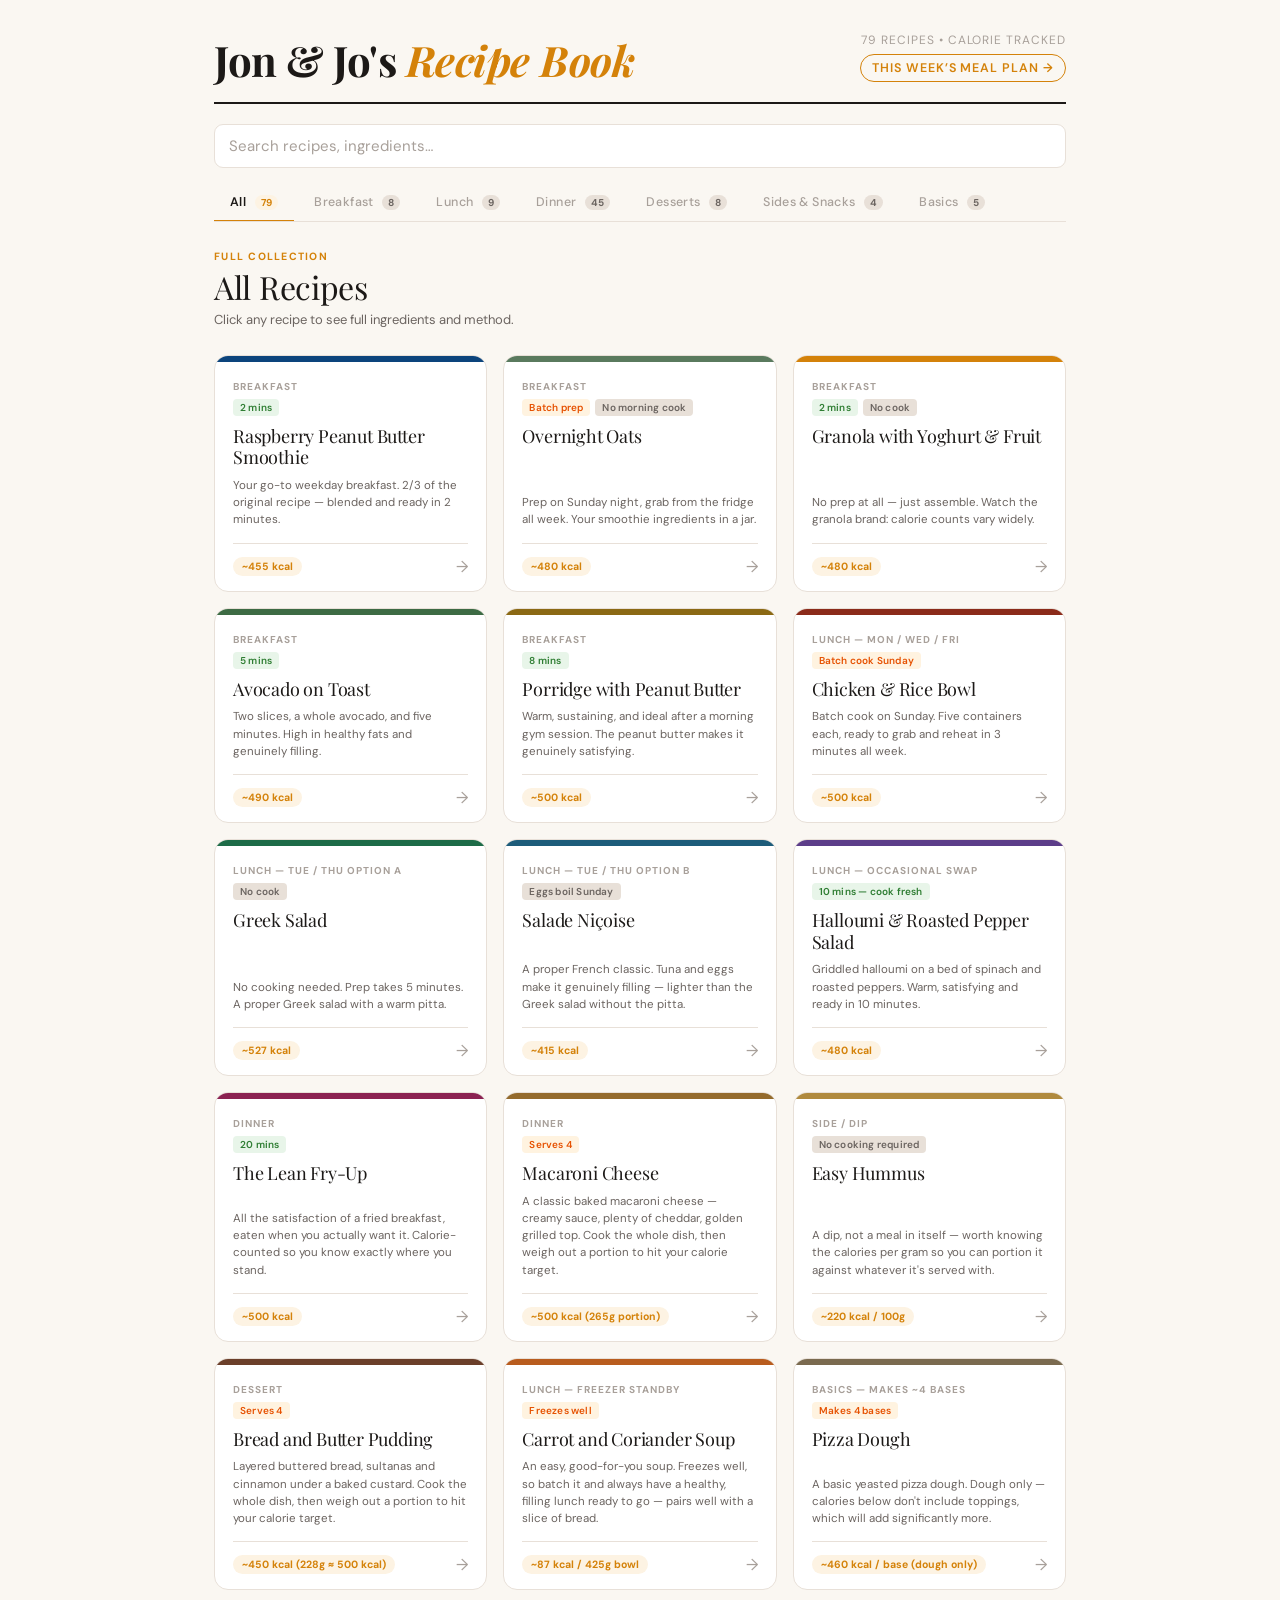
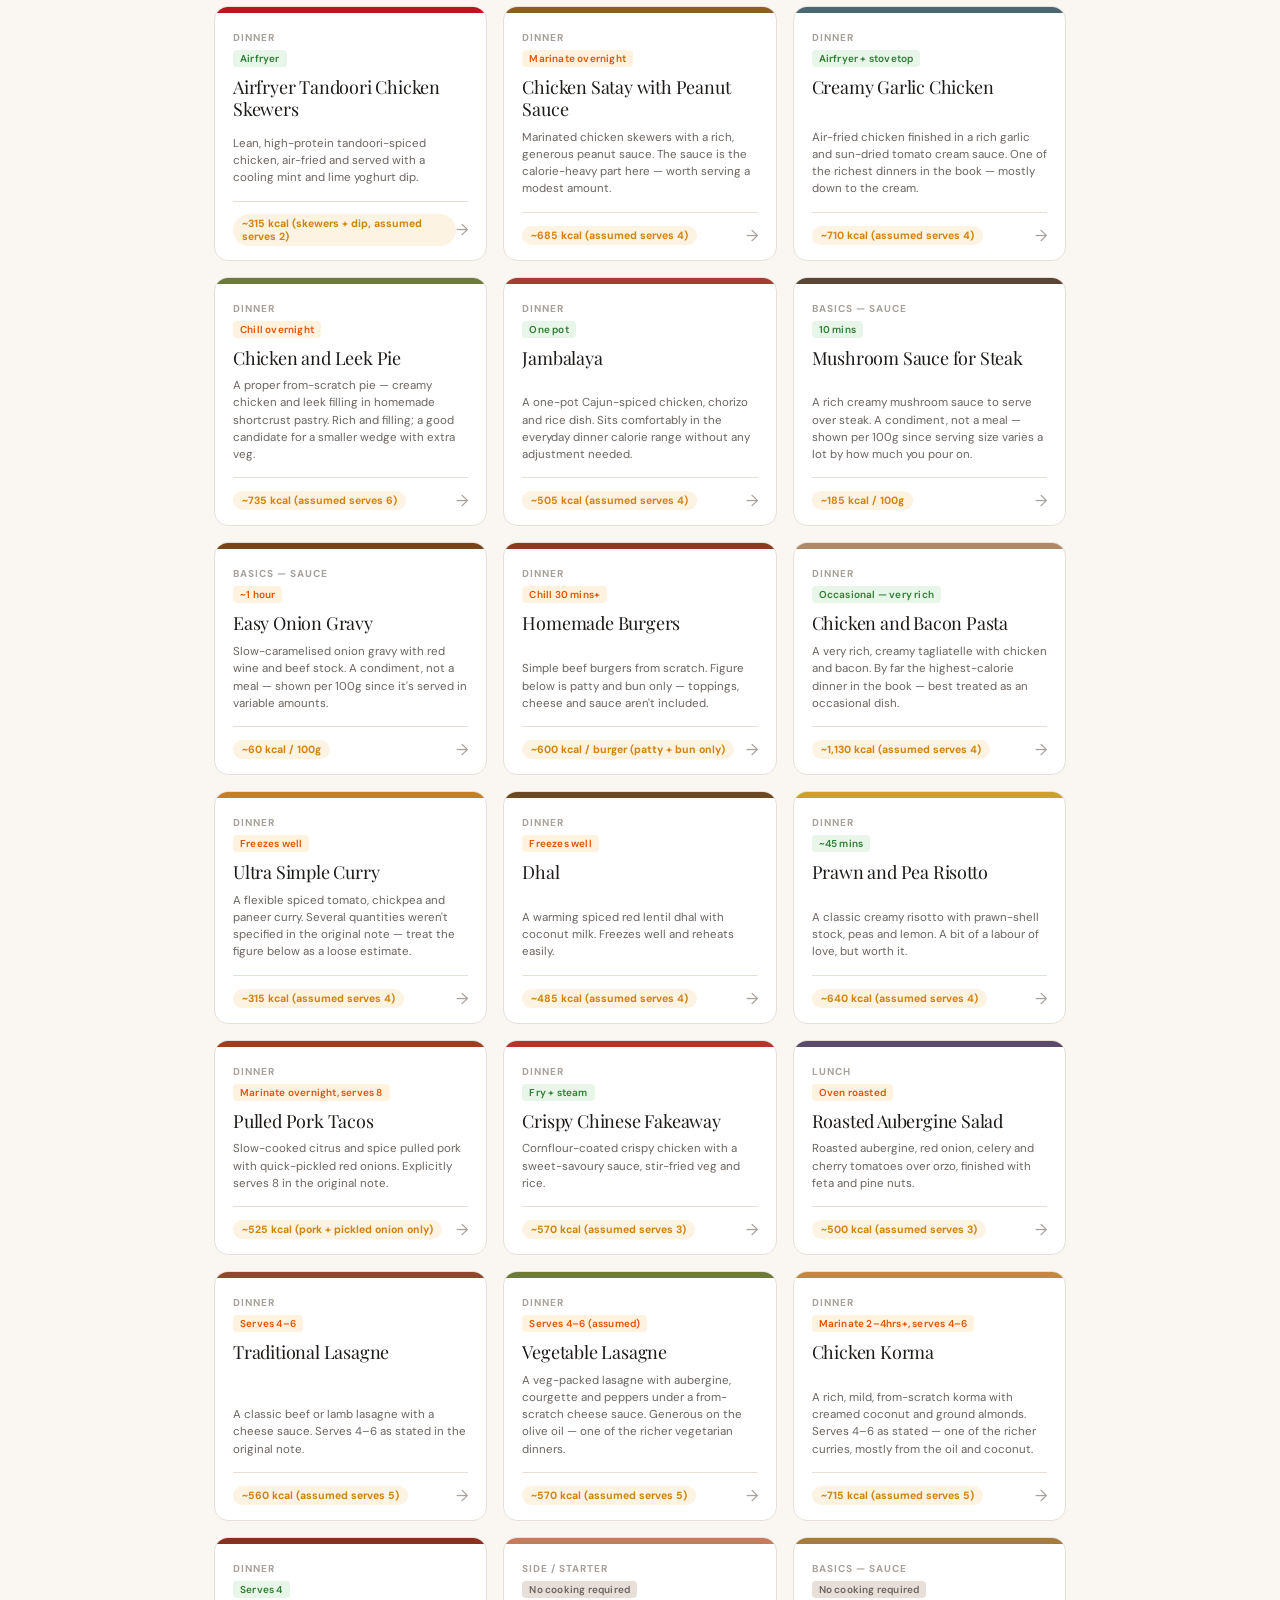
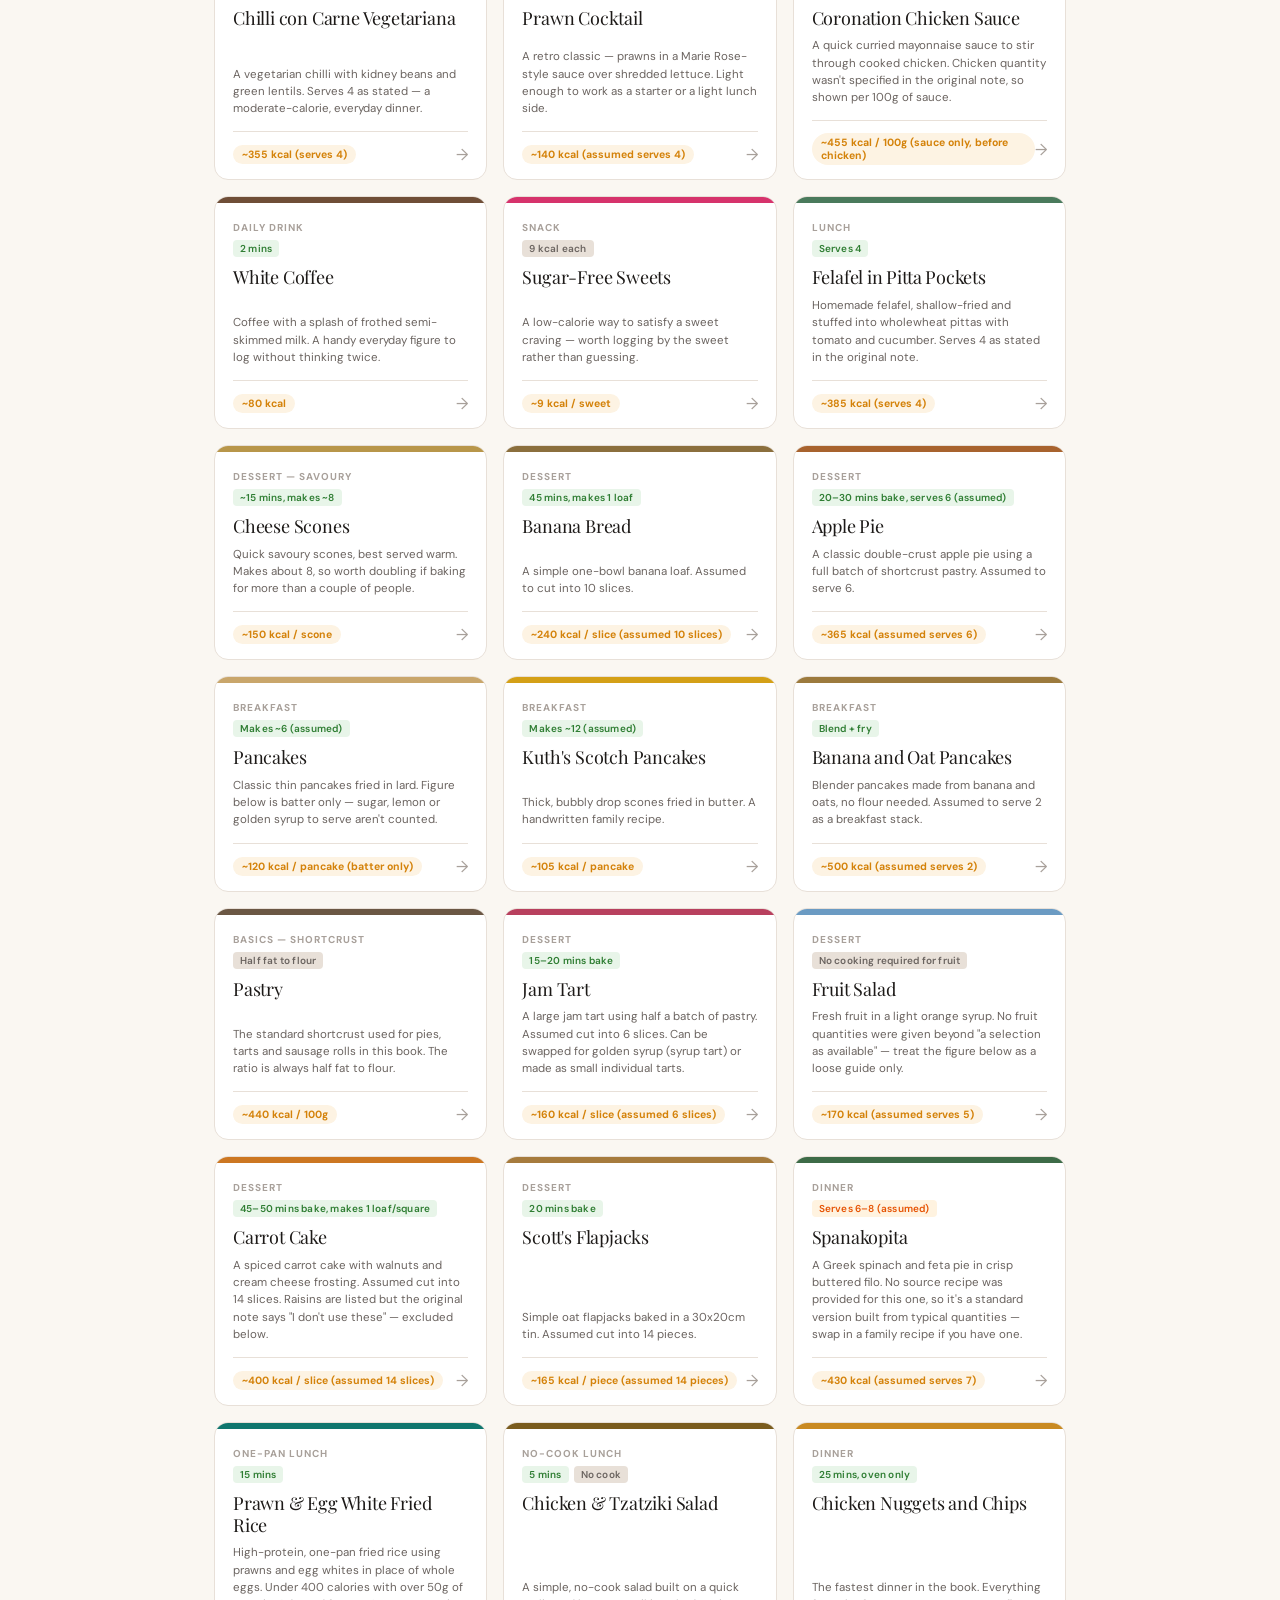
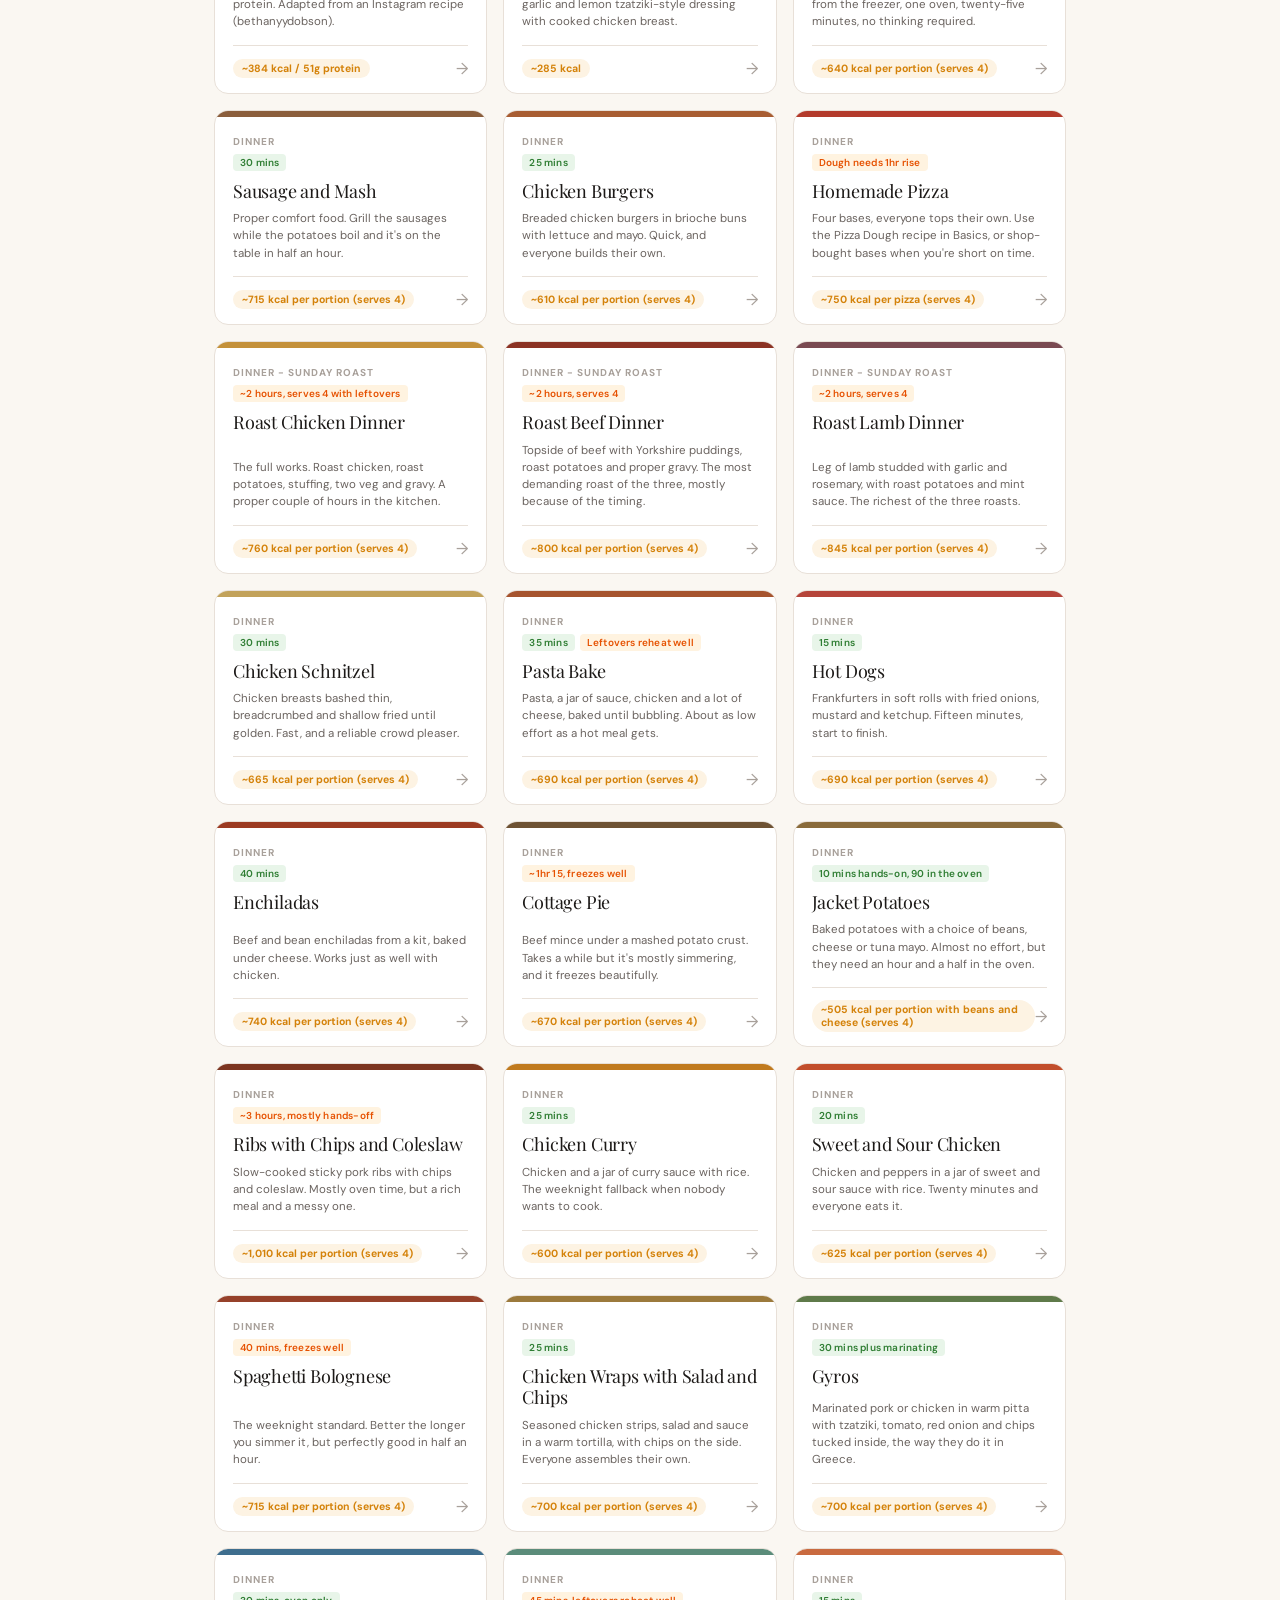
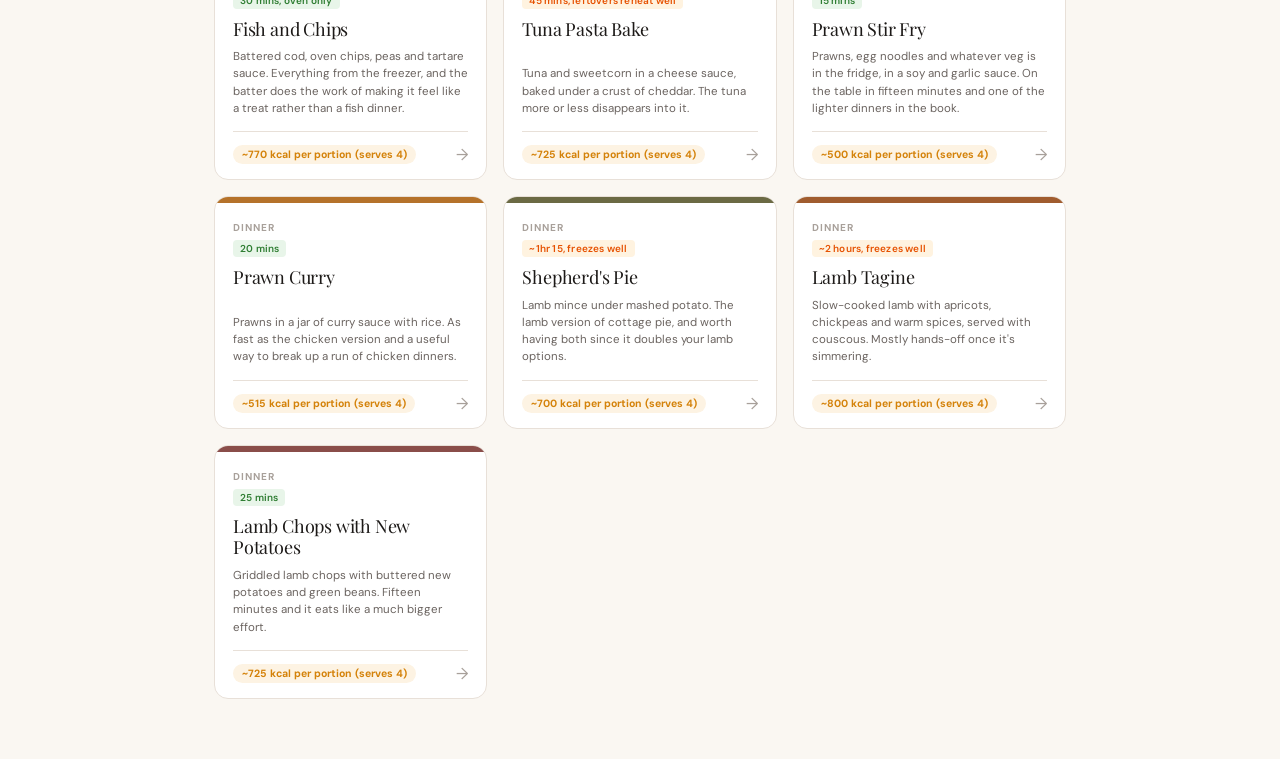
<file: index.html>
<!DOCTYPE html>
<html lang="en">
<head>
<meta charset="UTF-8">
<meta name="viewport" content="width=device-width, initial-scale=1.0">
<title>Jon &amp; Jo's Recipe Book</title>
<link rel="preconnect" href="https://fonts.googleapis.com">
<link rel="preconnect" href="https://fonts.gstatic.com" crossorigin>
<link href="https://fonts.googleapis.com/css2?family=Playfair+Display:ital,wght@0,600;0,700;1,600&family=DM+Sans:wght@400;500;600;700&display=swap" rel="stylesheet">
<link rel="stylesheet" href="style.css">
</head>
<body>

<header class="masthead">
  <div class="masthead-inner">
    <h1>Jon &amp; Jo's <em>Recipe Book</em></h1>
    <div class="masthead-sub"><span id="recipe-count"></span> • Calorie tracked<br>
      <a href="plan.html" class="plan-link">This week’s meal plan &rarr;</a></div>
  </div>
</header>

<div class="search-wrap">
  <input type="search" id="search" placeholder="Search recipes, ingredients…" autocomplete="off" spellcheck="false">
  <button id="search-clear" aria-label="Clear search" hidden>&times;</button>
</div>

<nav class="tabs-wrap">
  <div class="tabs" id="tabs"></div>
</nav>

<main id="pages"></main>

<div class="overlay"></div>
<div class="drawer">
  <div class="drawer-header">
    <div id="drawer-heading"></div>
    <button class="drawer-close" aria-label="Close">✕</button>
  </div>
  <div class="drawer-body" id="drawer-body"></div>
</div>

<script src="app.js"></script>
</body>
</html>
</file>
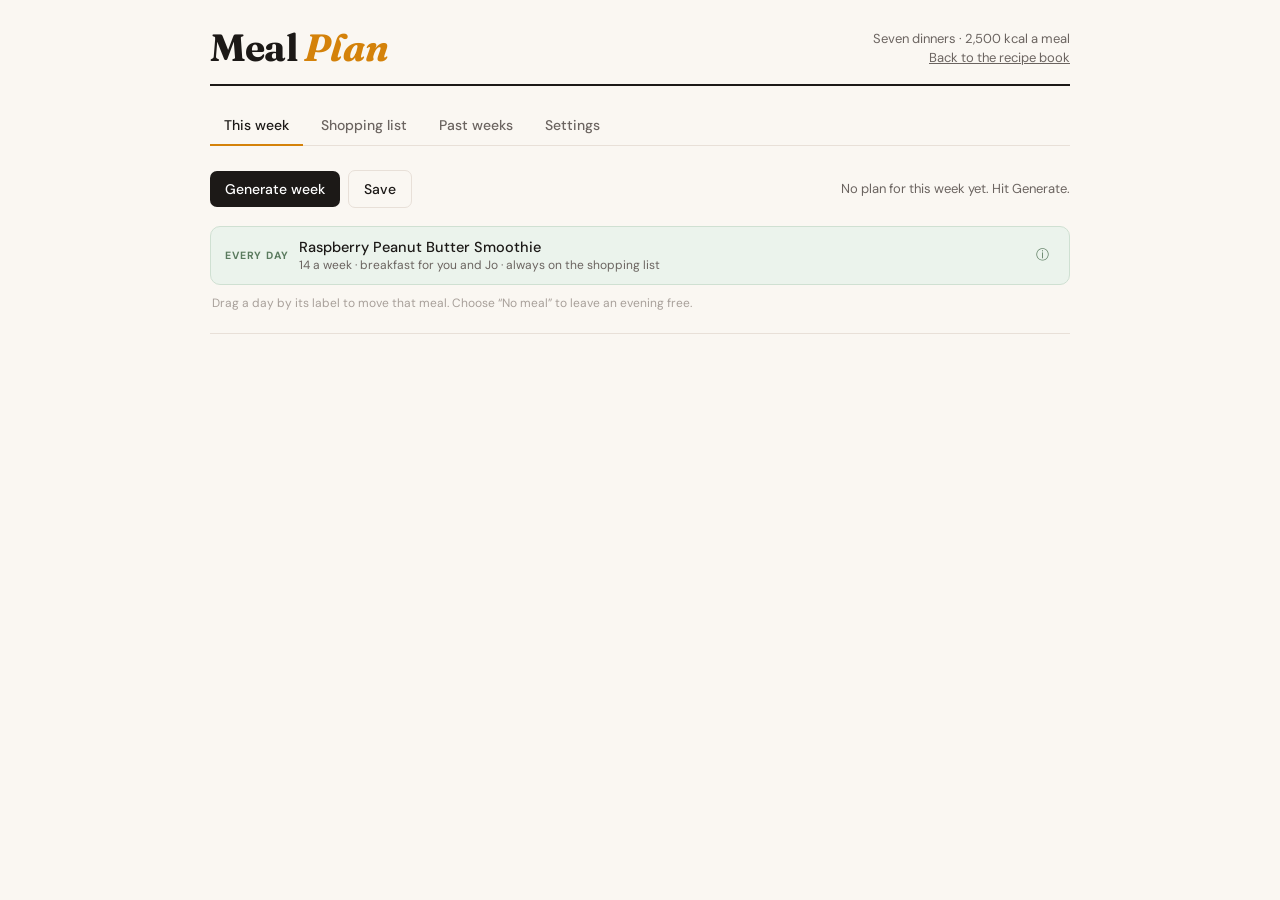
<file: plan.html>
<!DOCTYPE html>
<html lang="en">
<head>
<meta charset="utf-8">
<meta name="viewport" content="width=device-width, initial-scale=1.0">
<title>Meal Plan · Jon &amp; Jo's Recipe Book</title>
<link rel="preconnect" href="https://fonts.googleapis.com">
<link rel="preconnect" href="https://fonts.gstatic.com" crossorigin>
<link href="https://fonts.googleapis.com/css2?family=DM+Sans:ital,opsz,wght@0,9..40,400;0,9..40,500;0,9..40,700;1,9..40,400&family=Fraunces:opsz,wght@9..144,600;9..144,700&display=swap" rel="stylesheet">
<style>
:root{
  --page:#FAF7F2; --ink:#1C1917; --mid:#6B6460; --light:#A8A09A;
  --rule:#E8E0D8; --accent:#D4820A; --accent-bg:#FDF3E3;
  --sage:#5A7A5E; --sage-bg:#EBF3EC; --card-bg:#FFFFFF;
  --warn:#B45309; --warn-bg:#FEF3E2;
}
*,*::before,*::after{box-sizing:border-box;margin:0;padding:0}
body{font-family:'DM Sans',system-ui,sans-serif;background:var(--page);color:var(--ink);min-height:100vh;-webkit-text-size-adjust:100%}
.wrap{max-width:900px;margin:0 auto;padding:0 20px}

/* masthead */
.masthead{padding:28px 0 0}
.masthead-inner{border-bottom:2px solid var(--ink);padding-bottom:16px;display:flex;justify-content:space-between;align-items:flex-end;gap:16px;flex-wrap:wrap}
h1{font-family:'Fraunces',Georgia,serif;font-size:clamp(26px,5vw,38px);font-weight:700;letter-spacing:-.02em;line-height:1.05}
h1 em{font-style:italic;color:var(--accent)}
.sub{font-size:13px;color:var(--mid);text-align:right;line-height:1.5}
.sub a{color:var(--mid)}

/* tabs */
.tabs{display:flex;gap:4px;margin:20px 0 0;border-bottom:1px solid var(--rule)}
.tab{background:none;border:0;font:inherit;font-size:14px;font-weight:500;color:var(--mid);padding:10px 14px;cursor:pointer;border-bottom:2px solid transparent;margin-bottom:-1px}
.tab[aria-selected="true"]{color:var(--ink);border-bottom-color:var(--accent)}
.panel{padding:24px 0 60px}
.panel[hidden]{display:none}

/* toolbar */
.toolbar{display:flex;gap:8px;align-items:center;flex-wrap:wrap;margin-bottom:18px}
button{font:inherit;cursor:pointer}
.btn{background:var(--ink);color:#fff;border:0;border-radius:7px;padding:9px 15px;font-size:14px;font-weight:500}
.btn:hover{opacity:.88}
.btn.ghost{background:transparent;color:var(--ink);border:1px solid var(--rule)}
.btn.ghost:hover{border-color:var(--ink);opacity:1}
.btn:disabled{opacity:.4;cursor:not-allowed}
.spacer{flex:1}
.status{font-size:13px;color:var(--mid)}
.status.err{color:var(--warn)}

/* notes */
.note{background:var(--warn-bg);border-left:3px solid var(--warn);padding:11px 14px;border-radius:0 6px 6px 0;font-size:13.5px;line-height:1.55;color:#7C3E06;margin-bottom:14px}

/* slots */
.slots{display:grid;gap:10px}
.slot{background:var(--card-bg);border:1px solid var(--rule);border-radius:10px;display:flex;align-items:stretch;overflow:hidden;transition:border-color .15s}
.slot:hover{border-color:var(--light)}
.slot.locked{border-color:var(--sage);background:var(--sage-bg)}
.slot-colour{width:5px;flex:none;background:var(--accent)}
.slot-n{flex:none;width:62px;display:flex;flex-direction:column;align-items:center;justify-content:center;
  gap:1px;border-right:1px solid var(--rule);cursor:grab;user-select:none;
  /* without this the browser claims the gesture as a scroll and we never
     receive pointermove — this single line is what makes touch dragging work */
  touch-action:none;-webkit-user-select:none}
.slot-n:active{cursor:grabbing}
.slot-n .d{font-size:11.5px;font-weight:700;letter-spacing:.04em;text-transform:uppercase;color:var(--mid)}
.slot-n .dt{font-size:10px;color:var(--light)}
.slot-n .grip{font-size:10px;color:var(--rule);letter-spacing:1px;line-height:1}
.slot-n:hover .grip{color:var(--light)}
.slot.dragging{opacity:.92;z-index:5;position:relative;box-shadow:0 8px 20px rgba(28,25,23,.18)}
.slot.shifted{transition:transform .12s ease}
.slot.over{border-color:var(--accent);box-shadow:0 -2px 0 var(--accent)}
.slot.empty{background:repeating-linear-gradient(45deg,var(--page),var(--page) 6px,#F3EEE6 6px,#F3EEE6 12px)}
.slot.empty .slot-title select{color:var(--light);font-style:italic}
.slot-body{flex:1;padding:12px 14px;min-width:0}
.slot-title{font-weight:500;font-size:15.5px;line-height:1.3;margin-bottom:5px}
.slot-title{display:flex;align-items:center;gap:6px}
.slot-title select{font:inherit;font-size:15.5px;font-weight:500;color:var(--ink);background:transparent;border:1px solid transparent;border-radius:6px;padding:2px 24px 2px 5px;margin-left:-5px;max-width:100%;cursor:pointer;appearance:none;
  background-image:url("data:image/svg+xml,%3Csvg xmlns='http://www.w3.org/2000/svg' width='10' height='6'%3E%3Cpath d='M1 1l4 4 4-4' stroke='%23A8A09A' stroke-width='1.5' fill='none'/%3E%3C/svg%3E");
  background-repeat:no-repeat;background-position:right 7px center;text-overflow:ellipsis}
.slot-title select:hover{border-color:var(--rule);background-color:var(--page)}
.slot-title select:focus{outline:2px solid var(--accent);outline-offset:-1px}
.slot-title .view{flex:none;background:none;border:0;color:var(--light);font-size:13px;width:22px;height:22px;border-radius:5px;line-height:1}
.slot-title .view:hover{background:var(--page);color:var(--accent)}
.chips{display:flex;gap:5px;flex-wrap:wrap}
.chip{font-size:11px;font-weight:500;padding:2px 7px;border-radius:20px;background:var(--page);color:var(--mid);border:1px solid var(--rule);white-space:nowrap}
.chip.eff-low{background:var(--sage-bg);color:var(--sage);border-color:#CFE0D2}
.chip.eff-high{background:var(--accent-bg);color:var(--warn);border-color:#F2DFBC}
.slot-actions{flex:none;display:flex;align-items:center;gap:2px;padding-right:8px}
.icon{background:none;border:0;width:32px;height:32px;border-radius:6px;font-size:15px;line-height:1;color:var(--light);display:grid;place-items:center}
.icon:hover{background:var(--page);color:var(--ink)}
.slot.locked .icon.lock{color:var(--sage)}

.standing{display:flex;align-items:center;gap:10px;background:var(--sage-bg);
  border:1px solid #CFE0D2;border-radius:10px;padding:11px 14px;margin-bottom:10px}
.standing .lab{flex:none;font-size:10.5px;font-weight:700;letter-spacing:.08em;
  text-transform:uppercase;color:var(--sage)}
.standing .txt{flex:1;font-size:14.5px;font-weight:500;min-width:0}
.standing .txt small{display:block;font-weight:400;font-size:12px;color:var(--mid);margin-top:1px}
.standing .view{flex:none;background:none;border:0;color:var(--sage);font-size:13px;
  width:26px;height:26px;border-radius:5px}
.standing .view:hover{background:#fff}

.draghint{font-size:12px;color:var(--light);margin:0 0 8px 2px}

/* summary */
.summary{display:flex;gap:16px;flex-wrap:wrap;font-size:12.5px;color:var(--mid);margin-top:14px;padding-top:14px;border-top:1px solid var(--rule)}
.summary b{color:var(--ink);font-weight:500}

/* shopping */
.aisle{margin-bottom:22px}
.aisle h3{font-family:'Fraunces',Georgia,serif;font-size:15px;font-weight:600;letter-spacing:.04em;text-transform:uppercase;color:var(--mid);margin-bottom:9px;padding-bottom:5px;border-bottom:1px solid var(--rule)}
.item{display:flex;align-items:baseline;gap:9px;padding:6px 0;font-size:14.5px;line-height:1.4}
.item input{margin-top:3px;flex:none;width:16px;height:16px;accent-color:var(--sage)}
.item.done label{text-decoration:line-through;color:var(--light)}
.item label{flex:1;cursor:pointer;min-width:0}
.item .qty{font-weight:500}
.item .from{display:block;font-size:11.5px;color:var(--light);margin-top:1px}
.pantry{background:var(--card-bg);border:1px solid var(--rule);border-radius:9px;padding:14px 16px;font-size:13.5px;line-height:1.8;color:var(--mid)}
.pantry h3{font-size:13px;text-transform:none;letter-spacing:0;border:0;margin-bottom:6px;color:var(--ink);font-family:'DM Sans',sans-serif;font-weight:700}

/* history */
.wk{background:var(--card-bg);border:1px solid var(--rule);border-radius:9px;padding:13px 16px;margin-bottom:9px}
.wk-h{display:flex;justify-content:space-between;align-items:baseline;gap:10px;margin-bottom:6px}
.wk-d{font-weight:500;font-size:14.5px}
.wk-m{font-size:11.5px;color:var(--light)}
.wk-l{font-size:13.5px;color:var(--mid);line-height:1.65}

/* settings */
.field{margin-bottom:16px;max-width:520px}
.field label{display:block;font-size:13px;font-weight:500;margin-bottom:5px}
.field .hint{font-size:12.5px;color:var(--mid);line-height:1.55;margin-bottom:7px}
input[type=text],input[type=password],input[type=number]{font:inherit;font-size:14px;width:100%;padding:9px 11px;border:1px solid var(--rule);border-radius:7px;background:var(--card-bg);color:var(--ink)}
input:focus{outline:2px solid var(--accent);outline-offset:-1px;border-color:transparent}
.empty{color:var(--mid);font-size:14.5px;line-height:1.6;padding:26px 0}

/* recipe drawer */
.ov{position:fixed;inset:0;background:rgba(28,25,23,.55);opacity:0;pointer-events:none;transition:opacity .2s;z-index:40}
.ov.on{opacity:1;pointer-events:auto}
.dr{position:fixed;top:0;right:0;height:100%;width:min(480px,100%);background:var(--page);z-index:50;transform:translateX(100%);transition:transform .25s ease;overflow-y:auto;padding:22px}
.dr.on{transform:none}
.dr h2{font-family:'Fraunces',Georgia,serif;font-size:23px;font-weight:700;margin:6px 0 4px;padding-right:36px}
.dr .close{position:absolute;top:16px;right:16px;font-size:22px;background:none;border:0;color:var(--mid);width:32px;height:32px;border-radius:6px}
.dr .close:hover{background:var(--rule)}
.dr h4{font-size:12px;text-transform:uppercase;letter-spacing:.07em;color:var(--light);margin:20px 0 8px}
.dr table{width:100%;border-collapse:collapse;font-size:14px}
.dr td{padding:5px 0;border-bottom:1px solid var(--rule);vertical-align:top}
.dr td:last-child{text-align:right;white-space:nowrap;color:var(--mid);padding-left:10px}
.dr ol{padding-left:18px;font-size:14.5px;line-height:1.65}
.dr ol li{margin-bottom:8px}
.dr .tip{background:var(--accent-bg);border-radius:7px;padding:12px 14px;font-size:13.5px;line-height:1.6;margin-top:18px}
.portion{background:var(--sage-bg);border-radius:7px;padding:11px 14px;font-size:13.5px;line-height:1.55;margin-top:12px}


/* ── PRINT SHEET ──────────────────────────────────────────────── */
/* Rendered off-screen rather than display:none, so it can be measured.
   A hidden element has no layout and would measure as zero. */
#sheet{position:absolute;left:-10000px;top:0}
.sheet-inner{
  /* A4 width minus 12mm margins at 96dpi. Height must stay auto: a fixed
     height makes CSS columns spill sideways instead of growing, which would
     make the measurement meaningless. */
  width:749px; height:auto;
  font-family:'DM Sans',system-ui,sans-serif; color:#000; background:#fff;
}
.sheet-head{border-bottom:1.5px solid #000;padding-bottom:6px;margin-bottom:10px}
.sheet-head h2{font-family:'Fraunces',Georgia,serif;font-size:19px;font-weight:700;margin:0}
.sheet-head .meals{font-size:9.5px;color:#444;margin-top:3px;line-height:1.45}
.sheet-cols{column-count:2;column-gap:26px;column-fill:balance}
.sh-sec{break-inside:avoid;margin-bottom:9px}
.sh-sec h3{font-size:9px;font-weight:700;letter-spacing:.09em;text-transform:uppercase;
  border-bottom:1px solid #000;padding-bottom:2px;margin-bottom:3px}
.sh-row{display:flex;align-items:baseline;gap:5px;padding:1px 0}
.sh-box{flex:none;width:8px;height:8px;border:1px solid #555;border-radius:1px;position:relative;top:1px}
.sh-name{flex:1;min-width:0}
.sh-qty{font-weight:600;white-space:nowrap;padding-left:6px}
.sh-blank{border-bottom:1px dotted #999;margin:0 0 0 13px}
.sh-pantry{break-inside:avoid;margin-top:4px;padding-top:5px;border-top:1px solid #000}
.sh-pantry .t{font-size:9px;font-weight:700;letter-spacing:.09em;text-transform:uppercase;margin-bottom:2px}
.sh-pantry .b{color:#333;line-height:1.5}

@media print{
  @page{size:A4 portrait;margin:12mm}
  body{background:#fff}
  .wrap,.ov,.dr{display:none !important}
  #sheet{position:static;left:auto}
  .sheet-inner{width:auto}
  .sh-sec{break-inside:avoid}
}

@media(max-width:560px){
  /* keep the handle a comfortable finger target, but drop the date */
  .slot-n{width:52px}
  .slot-n .dt{display:none}
  .slot-n .grip{font-size:12px}
  .slot-body{padding:10px 11px}
  .slot-title select{font-size:15px}
  .icon{width:36px;height:36px}
  .sub{text-align:left}
}
</style>
</head>
<body>

<div class="wrap">
  <header class="masthead"><div class="masthead-inner">
    <h1>Meal <em>Plan</em></h1>
    <div class="sub">Seven dinners &middot; 2,500 kcal a meal<br><a href="./">Back to the recipe book</a></div>
  </div></header>

  <div class="tabs" role="tablist">
    <button class="tab" role="tab" aria-selected="true" data-panel="p-plan">This week</button>
    <button class="tab" role="tab" aria-selected="false" data-panel="p-shop">Shopping list</button>
    <button class="tab" role="tab" aria-selected="false" data-panel="p-hist">Past weeks</button>
    <button class="tab" role="tab" aria-selected="false" data-panel="p-set">Settings</button>
  </div>

  <section class="panel" id="p-plan">
    <div class="toolbar">
      <button class="btn" id="gen">Generate week</button>
      <button class="btn ghost" id="save">Save</button>
      <div class="spacer"></div>
      <span class="status" id="st"></span>
    </div>
    <div id="notes"></div>
    <div id="standing"></div>
    <div class="draghint">Drag a day by its label to move that meal. Choose &ldquo;No meal&rdquo; to leave an evening free.</div>
    <div class="slots" id="slots"></div>
    <div class="summary" id="sum"></div>
  </section>

  <section class="panel" id="p-shop" hidden>
    <div class="toolbar">
      <span class="status" id="shop-st"></span>
      <div class="spacer"></div>
      <button class="btn ghost" id="print">Print</button>
      <button class="btn ghost" id="uncheck">Clear ticks</button>
    </div>
    <div id="shop"></div>
  </section>

  <section class="panel" id="p-hist" hidden><div id="hist"></div></section>

  <section class="panel" id="p-set" hidden>
    <div class="field">
      <label for="tok">GitHub token</label>
      <div class="hint">Needed only to save plans. Reading works without one, so your phone can view the week with nothing set up. Stored in this browser and never sent anywhere except GitHub. Use a fine-grained token with <strong>Gists: read and write</strong> and no other permission.</div>
      <input type="password" id="tok" placeholder="github_pat_..." autocomplete="off">
    </div>
    <div class="toolbar">
      <button class="btn" id="savetok">Save &amp; test</button>
      <button class="btn ghost" id="cleartok">Remove</button>
      <span class="status" id="tokst"></span>
    </div>
    <div class="field" style="margin-top:26px">
      <label for="kcal">Calories per meal for the household</label>
      <div class="hint">2 &times; 500 for you and Jo, plus 2 &times; 750 for the teenagers. The shopping list scales every recipe to hit this.</div>
      <input type="number" id="kcal" min="500" max="6000" step="100" value="2500">
    </div>
  </section>
</div>

<div id="sheet"><div class="sheet-inner" id="sheet-inner"></div></div>

<div class="ov" id="ov"></div>
<aside class="dr" id="dr"><button class="close" id="drx">&times;</button><div id="drc"></div></aside>

<script type="module">
import { planWeek, swapSlot } from "./planner.js";
import { buildList, groupByAisle } from "./shopping.js";
import * as store from "./store.js";

const $ = (s) => document.querySelector(s);
const el = (t, c, h) => { const n = document.createElement(t); if (c) n.className = c; if (h != null) n.innerHTML = h; return n; };
const DAYS = ["Mon", "Tue", "Wed", "Thu", "Fri", "Sat", "Sun"];
/** Day label for slot i, counting from the Monday the plan starts on. */
function dayFor(i) {
  const base = PLAN?.weekOf ? new Date(PLAN.weekOf + "T00:00:00") : new Date();
  const d = new Date(base);
  d.setDate(d.getDate() + i);
  return { name: DAYS[i % 7], date: d.getDate() + " " + d.toLocaleString("en-GB", { month: "short" }) };
}

const NO_MEAL = "__none__";
const isEmpty = (slot) => !slot?.recipeId;

/** Keep user-chosen empty evenings after a regenerate or swap. */
function applyEmpties(newSlots, oldSlots) {
  if (!oldSlots) return newSlots;          // first plan of the week: nothing to keep
  return newSlots.map((s, i) => {
    const old = oldSlots[i];
    // isEmpty() is true for a missing slot too, so check the slot exists first
    return old && isEmpty(old) && old.locked ? { ...old } : s;
  });
}

const esc = (s) => String(s).replace(/[&<>"]/g, (c) => ({ "&":"&amp;","<":"&lt;",">":"&gt;","\"":"&quot;" }[c]));

let RECIPES = [], RULES = null, PLANS = [], PLAN = null, SETTINGS = { familyKcal: 2500 };
const byId = () => new Map(RECIPES.map((r) => [r.id, r]));

/* ------------------------------------------------------------- tabs */
document.querySelectorAll(".tab").forEach((t) => t.onclick = () => {
  document.querySelectorAll(".tab").forEach((x) => x.setAttribute("aria-selected", x === t));
  document.querySelectorAll(".panel").forEach((p) => p.hidden = p.id !== t.dataset.panel);
});

/* ------------------------------------------------------------- boot */
(async function boot() {
  const [recipes, rules, plans, settings] = await Promise.all([
    fetch("./recipes.json").then((r) => r.json()),
    fetch("./ingredient-rules.json").then((r) => r.json()),
    store.readPlans(),
    store.readSettings(),
  ]);
  RECIPES = recipes; RULES = rules; PLANS = plans;
  SETTINGS = { familyKcal: 2500, ...settings };
  $("#kcal").value = SETTINGS.familyKcal;
  $("#tok").value = store.getToken();

  const thisWeek = store.weekOf();
  PLAN = PLANS.find((p) => p.id === thisWeek) ?? null;
  if (PLAN) { render(); status(`Loaded plan for week of ${thisWeek}`); }
  else { renderStanding(byId()); status("No plan for this week yet. Hit Generate."); }
  renderHistory();
})();

const status = (m, err) => { const n = $("#st"); n.textContent = m; n.className = "status" + (err ? " err" : ""); };

/* --------------------------------------------------------- generate */
$("#gen").onclick = () => {
  const locked = {};
  (PLAN?.slots ?? []).forEach((s, i) => { if (s.locked && !isEmpty(s)) locked[i] = s.recipeId; });
  const previous = PLAN?.slots ? [...PLAN.slots] : null;
  const history = store.historyFromPlans(PLANS.filter((p) => p.id !== store.weekOf()));
  const seed = Math.floor(Math.random() * 2 ** 31);
  const res = planWeek(RECIPES, { mealType: "dinner", slots: 7, history, locked, seed });

  if (!res.slots.length) { status(res.notes[0] ?? "Couldn't build a week.", true); return; }
  PLAN = {
    id: store.weekOf(), weekOf: store.weekOf(), seed,
    createdAt: PLAN?.createdAt ?? new Date().toISOString(),
    revision: PLAN?.revision ?? 0,
    slots: applyEmpties(res.slots.map((s) => ({ ...s, cooked: null })), previous),
    relaxed: res.relaxed, notes: res.notes,
    shopping: PLAN?.shopping ?? { checked: [] },
  };
  render();
  status("Generated. Not saved yet.");
};

/* ------------------------------------------------------------- save */
$("#save").onclick = async () => {
  if (!PLAN) return status("Nothing to save.", true);
  if (!store.canWrite()) return status("Add a token in Settings to save.", true);
  $("#save").disabled = true;
  status("Saving…");
  try {
    const saved = await store.savePlan(PLAN);
    PLAN = saved;
    PLANS = await store.readPlans();
    renderHistory();
    status(`Saved at ${new Date().toLocaleTimeString([], { hour: "2-digit", minute: "2-digit" })}`);
  } catch (e) {
    status(e.message, true);
    if (e.conflict && confirm(e.message + "\n\nOverwrite with your version?")) {
      try { PLAN = await store.savePlan(PLAN, { force: true }); status("Saved (overwrote)."); }
      catch (e2) { status(e2.message, true); }
    }
  } finally { $("#save").disabled = false; }
};

/* ----------------------------------------------------------- render */
function render() {
  const wrap = $("#slots"); wrap.innerHTML = "";
  const map = byId();
  renderStanding(map);

  $("#notes").innerHTML = "";
  for (const n of PLAN?.notes ?? []) $("#notes").append(el("div", "note", esc(n)));

  (PLAN?.slots ?? []).forEach((s, i) => {
    const r = map.get(s.recipeId);
    const blank = isEmpty(s);
    const row = el("div", "slot" + (s.locked ? " locked" : "") + (blank ? " empty" : ""));
    row.dataset.i = i;

    const bar = el("div", "slot-colour");
    bar.style.background = blank ? "var(--rule)" : (r?.colour ?? "var(--accent)");
    row.append(bar);

    // day label doubles as the drag handle
    const day = dayFor(i);
    const n = el("div", "slot-n",
      `<span class="d">${day.name}</span><span class="dt">${day.date}</span><span class="grip">&#8942;&#8942;</span>`);
    n.title = "Drag to move this meal to another day";
    n.addEventListener("pointerdown", (e) => beginDrag(e, i, row, n));
    row.append(n);

    const body = el("div", "slot-body");
    const t = el("div", "slot-title");
    t.append(buildPicker(i, s));
    if (!blank) {
      const view = el("button", "view", "&#9432;");
      view.title = "View recipe";
      view.onclick = () => openDrawer(s.recipeId);
      t.append(view);
    }
    body.append(t);

    if (!blank) {
      const chips = el("div", "chips");
      const add = (txt, cls) => chips.append(el("span", "chip" + (cls ? " " + cls : ""), esc(txt)));
      add(s.effort, "eff-" + s.effort);
      if (s.carb !== "none") add(s.carb);
      add(s.protein);
      if (r?.plan?.activeMins) add(r.plan.activeMins + " min");
      body.append(chips);
    }
    row.append(body);

    const acts = el("div", "slot-actions");
    const lock = el("button", "icon lock", s.locked ? "&#128274;" : "&#128275;");
    lock.title = s.locked ? "Unlock" : "Lock this meal";
    lock.onclick = () => { s.locked = !s.locked; render(); };
    acts.append(lock);
    if (!blank) {
      const sw = el("button", "icon", "&#8635;");
      sw.title = "Swap for something else";
      sw.onclick = () => doSwap(i);
      acts.append(sw);
    }
    row.append(acts);
    wrap.append(row);
  });

  renderSummary();
  renderShopping();
}

/* ------------------------------------------------------- manual picking */

/** Which rules a candidate would break, given the rest of the week. */
function wouldBreak(recipe, slotIndex) {
  const others = (PLAN?.slots ?? []).filter((o, j) => j !== slotIndex && !isEmpty(o));
  const warn = [];
  const p = recipe.plan;

  if (p.carb !== "none") {
    const n = others.filter((o) => o.carb === p.carb).length;
    if (n >= 2) warn.push(`${p.carb} would appear ${n + 1} times`);
  }
  const cap = p.protein === "chicken" ? 3 : 2;
  const n = others.filter((o) => o.protein === p.protein).length;
  if (n >= cap) warn.push(`${p.protein} would appear ${n + 1} times`);

  for (const j of [slotIndex - 1, slotIndex + 1]) {
    const nb = PLAN?.slots?.[j];
    if (nb && !isEmpty(nb) && j !== slotIndex && nb.cuisine && nb.cuisine !== "none" && nb.cuisine === p.cuisine) {
      warn.push(`${p.cuisine} two nights running`);
      break;
    }
  }
  return warn;
}

function buildPicker(i, slot) {
  const sel = el("select");
  sel.title = "Choose a different meal";

  const none = document.createElement("option");
  none.value = NO_MEAL;
  none.textContent = "— No meal —";
  if (isEmpty(slot)) none.selected = true;
  sel.append(none);
  const used = new Set((PLAN?.slots ?? []).map((x, j) => (j === i ? null : x.recipeId)).filter(Boolean));

  const pool = RECIPES
    .filter((r) => r.plan?.eligible && r.plan.mealTypes?.includes("dinner"))
    .sort((a, b) => a.title.localeCompare(b.title));

  // grouped by carbohydrate, since that's the rule that bites hardest
  const CARB_LABEL = { potato:"Potato", pasta:"Pasta", rice:"Rice", bread:"Bread",
    tortilla:"Wraps & tortillas", pulses:"Pulses", pastry:"Pastry", none:"No carb of its own" };
  const order = ["potato","pasta","rice","bread","tortilla","pulses","pastry","none"];

  for (const carb of order) {
    const group = pool.filter((r) => r.plan.carb === carb);
    if (!group.length) continue;
    const og = document.createElement("optgroup");
    og.label = CARB_LABEL[carb] ?? carb;
    for (const r of group) {
      const o = document.createElement("option");
      o.value = r.id;
      const breaks = r.id === slot.recipeId ? [] : wouldBreak(r, i);
      o.textContent = (breaks.length ? "\u26A0 " : "") + r.title;
      if (used.has(r.id)) { o.disabled = true; o.textContent += " — already this week"; }
      if (r.id === slot.recipeId) o.selected = true;
      og.append(o);
    }
    sel.append(og);
  }

  sel.onchange = () => {
    if (sel.value === NO_MEAL) {
      PLAN.slots[i] = {
        recipeId: null, title: "No meal", carb: null, protein: null,
        effort: null, cuisine: null, locked: true, cooked: null, manual: true,
      };
      PLAN.notes = (PLAN.notes ?? []).filter((n) => !n.startsWith("You chose"));
      render();
      return status(`${dayFor(i).name} left free. Not saved yet.`);
    }
    const r = RECIPES.find((x) => x.id === sel.value);
    if (!r) return;
    const breaks = wouldBreak(r, i);
    PLAN.slots[i] = {
      recipeId: r.id, title: r.title, carb: r.plan.carb, protein: r.plan.protein,
      effort: r.plan.effort, cuisine: r.plan.cuisine,
      locked: true,            // a deliberate choice shouldn't vanish on regenerate
      cooked: PLAN.slots[i]?.cooked ?? null,
      manual: true,
    };
    PLAN.notes = (PLAN.notes ?? []).filter((n) => !n.startsWith("You chose"));
    if (breaks.length) PLAN.notes.push(`You chose ${r.title} — ${breaks.join(", ")}.`);
    render();
    status(breaks.length ? "Changed, and it bends a rule. Not saved yet." : "Changed. Not saved yet.");
  };
  return sel;
}

/**
 * Standing items are eaten every day regardless of what the planner picks, so
 * they are not one of the seven slots. They still need showing, or the
 * breakfast silently vanishes from the plan even though it is on the shopping
 * list.
 */
function renderStanding(map) {
  const box = $("#standing"); box.innerHTML = "";
  const standing = (SETTINGS.standing ?? [{ id: "smoothie", servings: 14 }])
    .map(({ id, servings }) => ({ recipe: map.get(id), servings }))
    .filter((x) => x.recipe);

  for (const { recipe, servings } of standing) {
    const row = el("div", "standing");
    row.append(el("div", "lab", "Every day"));
    const t = el("div", "txt",
      `${esc(recipe.title)}<small>${servings} a week &middot; breakfast for you and Jo &middot; always on the shopping list</small>`);
    row.append(t);
    const view = el("button", "view", "&#9432;");
    view.title = "View recipe";
    view.onclick = () => openDrawer(recipe.id);
    row.append(view);
    box.append(row);
  }
}

function renderSummary() {
  const s = (PLAN?.slots ?? []).filter((x) => !isEmpty(x));
  if (!s.length) { $("#sum").innerHTML = ""; return; }
  const count = (k) => s.reduce((a, x) => ((a[x[k]] = (a[x[k]] ?? 0) + 1), a), {});
  const fmt = (o) => Object.entries(o).sort((a, b) => b[1] - a[1]).map(([k, v]) => `${k} ${v}`).join(", ");
  const free = (PLAN?.slots ?? []).filter(isEmpty).length;
  $("#sum").innerHTML =
    (free ? `<span><b>${free}</b> ${free === 1 ? "evening" : "evenings"} free</span>` : "") +
    `<span><b>Carbs</b> ${esc(fmt(count("carb")))}</span>` +
    `<span><b>Protein</b> ${esc(fmt(count("protein")))}</span>` +
    `<span><b>Effort</b> ${esc(fmt(count("effort")))}</span>`;
}

/* ------------------------------------------------------- dragging days
 * Pointer Events rather than HTML5 drag-and-drop: the HTML5 API has no touch
 * implementation at all, so it is dead on a phone. Pointer Events cover mouse,
 * touch and stylus through one code path.
 */
let drag = null;

function beginDrag(e, index, row, handle) {
  if (e.button > 0) return;                 // ignore right/middle click
  e.preventDefault();
  handle.setPointerCapture?.(e.pointerId);
  drag = { from: index, to: index, startY: e.clientY, row, handle, pointerId: e.pointerId, moved: false };
  row.classList.add("dragging");
  handle.addEventListener("pointermove", onDragMove);
  handle.addEventListener("pointerup", endDrag);
  handle.addEventListener("pointercancel", endDrag);
}

function onDragMove(e) {
  if (!drag) return;
  e.preventDefault();
  const dy = e.clientY - drag.startY;
  if (Math.abs(dy) > 3) drag.moved = true;
  drag.row.style.transform = `translateY(${dy}px)`;

  // keep the page moving when dragging past the top or bottom edge
  const pad = 90;
  if (e.clientY < pad) window.scrollBy(0, -10);
  else if (e.clientY > window.innerHeight - pad) window.scrollBy(0, 10);

  // which day is the pointer currently over?
  const rows = [...$("#slots").children];
  let to = drag.from;
  for (let j = 0; j < rows.length; j++) {
    if (j === drag.from) continue;
    const r = rows[j].getBoundingClientRect();
    if (e.clientY > r.top && e.clientY < r.bottom) { to = j; break; }
    if (j === 0 && e.clientY <= r.top) to = 0;
    if (j === rows.length - 1 && e.clientY >= r.bottom) to = rows.length - 1;
  }
  if (to !== drag.to) {
    rows.forEach((r) => r.classList.remove("over"));
    if (to !== drag.from) rows[to]?.classList.add("over");
    drag.to = to;
  }
}

function endDrag(e) {
  if (!drag) return;
  const { from, to, row, handle, moved } = drag;
  handle.releasePointerCapture?.(drag.pointerId);
  handle.removeEventListener("pointermove", onDragMove);
  handle.removeEventListener("pointerup", endDrag);
  handle.removeEventListener("pointercancel", endDrag);
  row.style.transform = "";
  row.classList.remove("dragging");
  [...$("#slots").children].forEach((r) => r.classList.remove("over"));
  drag = null;
  if (moved && from !== to) moveSlot(from, to);
}

/** Move a meal from one day to another, shifting the days in between. */
function moveSlot(from, to) {
  const arr = PLAN.slots;
  const [moved] = arr.splice(from, 1);
  arr.splice(to, 0, moved);
  render();
  status(`Moved ${moved.title || "empty evening"} to ${dayFor(to).name}. Not saved yet.`);
}

function doSwap(i) {
  const history = store.historyFromPlans(PLANS.filter((p) => p.id !== store.weekOf()));
  const res = swapSlot(RECIPES, PLAN.slots, i, { history, seed: Math.floor(Math.random() * 2 ** 31) });
  if (!res.slots.length) return status("No alternative fits the rules for that slot.", true);
  const previous = [...PLAN.slots];
  const keepLocks = PLAN.slots.map((s) => s.locked);
  PLAN.slots = applyEmpties(
    res.slots.map((s, j) => ({ ...s, locked: keepLocks[j] ?? false, cooked: previous[j]?.cooked ?? null })),
    previous);
  PLAN.notes = res.notes;
  render();
  status("Swapped. Not saved yet.");
}

/* --------------------------------------------------------- shopping */
function renderShopping() {
  const box = $("#shop"); box.innerHTML = "";
  if (!PLAN?.slots?.length) {
    box.append(el("div", "empty", "Generate a week first and the shopping list will appear here."));
    $("#shop-st").textContent = "";
    return;
  }
  const map = byId();
  const chosen = PLAN.slots.map((s) => map.get(s.recipeId)).filter(Boolean);
  const standing = (SETTINGS.standing ?? [{ id: "smoothie", servings: 14 }])
    .map(({ id, servings }) => ({ recipe: map.get(id), servings }))
    .filter((x) => x.recipe);
  const list = buildList(chosen, RULES, SETTINGS.familyKcal || 2500, standing);
  const checked = new Set(PLAN.shopping?.checked ?? []);
  let n = 0;

  for (const group of groupByAisle(list, RULES)) {
    const sec = el("div", "aisle");
    sec.append(el("h3", null, esc(group.name)));
    for (const row of group.rows) {
      n++;
      const d = el("div", "item" + (checked.has(row.key) ? " done" : ""));
      const cb = el("input"); cb.type = "checkbox"; cb.checked = checked.has(row.key); cb.id = "c" + n;
      cb.onchange = () => {
        const set = new Set(PLAN.shopping?.checked ?? []);
        cb.checked ? set.add(row.key) : set.delete(row.key);
        PLAN.shopping = { checked: [...set] };
        d.classList.toggle("done", cb.checked);
      };
      const l = el("label", null,
        `${esc(row.item)} — <span class="qty">${esc(row.qty)}</span><span class="from">${esc(row.from)}</span>`);
      l.setAttribute("for", cb.id);
      d.append(cb, l);
      sec.append(d);
    }
    box.append(sec);
  }

  if (list.pantry.size) {
    const p = el("div", "pantry");
    p.append(el("h3", null, "Check you have these"));
    p.append(el("div", null, [...list.pantry.keys()].sort().map(esc).join(" &middot; ")));
    box.append(p);
  }
  const std = standing.map((x) => `${x.recipe.title} ×${x.servings}`).join(", ");
  $("#shop-st").textContent =
    `${list.items.size + list.vague.length} things to buy, ${list.pantry.size} to check` +
    (std ? ` · includes ${std}` : "");
}


/* ------------------------------------------------- printable A4 sheet */
/**
 * Builds a one-page A4 shopping list with ruled lines to write extra items on.
 * The number of blank lines is not fixed: we measure the rendered sheet and
 * distribute however many lines fit, so the page is always full but never
 * spills onto a second sheet.
 */
function buildSheet() {
  if (!PLAN?.slots?.length) return false;
  const map = byId();
  const chosen = PLAN.slots.map((s) => map.get(s.recipeId)).filter(Boolean);
  const standing = (SETTINGS.standing ?? [{ id: "smoothie", servings: 14 }])
    .map(({ id, servings }) => ({ recipe: map.get(id), servings }))
    .filter((x) => x.recipe);
  const list = buildList(chosen, RULES, SETTINGS.familyKcal || 2500, standing);
  const groups = groupByAisle(list, RULES);

  const inner = $("#sheet-inner");
  const meals = [
    ...PLAN.slots.map((sl, i) => isEmpty(sl) ? null : `${dayFor(i).name}: ${sl.title}`).filter(Boolean),
    ...standing.map((x) => `${x.recipe.title} ×${x.servings}`),
  ];

  const render = (blanks, fontPx) => {
    inner.style.fontSize = fontPx + "px";
    inner.innerHTML =
      `<div class="sheet-head"><h2>Shopping list &middot; week of ${esc(PLAN.weekOf)}</h2>` +
      `<div class="meals">${meals.map(esc).join(" &middot; ")}</div></div>` +
      `<div class="sheet-cols">` +
      groups.map((g, gi) => {
        const rows = g.rows.map((row) =>
          `<div class="sh-row"><span class="sh-box"></span>` +
          `<span class="sh-name">${esc(row.item)}</span>` +
          `<span class="sh-qty">${esc(row.qty)}</span></div>`).join("");
        const lines = Array.from({ length: blanks[gi] ?? 0 },
          () => `<div class="sh-row"><span class="sh-box"></span><span class="sh-blank">&nbsp;</span></div>`).join("");
        return `<div class="sh-sec"><h3>${esc(g.name)}</h3>${rows}${lines}</div>`;
      }).join("") +
      (list.pantry.size
        ? `<div class="sh-pantry"><div class="t">Check you have</div>` +
          `<div class="b">${[...list.pantry.keys()].sort().map(esc).join(" &middot; ")}</div></div>`
        : "") +
      `</div>`;
    return inner.offsetHeight;
  };

  const PAGE = 1032;                       // A4 minus 12mm margins, at 96dpi
  const blanks = groups.map(() => 0);
  let font = 11;

  // shrink first if the bare list already overflows
  let h = render(blanks, font);
  while (h > PAGE && font > 8) {
    font -= 0.5;
    h = render(blanks, font);
  }

  // then grow into the space, one line at a time, biggest sections first
  const order = groups
    .map((g, i) => ({ i, n: g.rows.length }))
    .sort((a, b) => b.n - a.n)
    .map((x) => x.i);
  let guard = 0;
  outer:
  for (let pass = 0; pass < 20; pass++) {
    for (const i of order) {
      if (guard++ > 400) break outer;
      blanks[i]++;
      if (render(blanks, font) > PAGE) { blanks[i]--; break outer; }
    }
  }
  // last safety net: if anything above left us over a page, drop the blanks
  if (render(blanks, font) > PAGE) render(blanks.map(() => 0), font);
  return true;
}

$("#print").onclick = () => {
  if (!buildSheet()) return ($("#shop-st").textContent = "Generate a week first.");
  window.print();
};

$("#uncheck").onclick = () => { if (PLAN) { PLAN.shopping = { checked: [] }; renderShopping(); } };

/* ---------------------------------------------------------- history */
function renderHistory() {
  const box = $("#hist"); box.innerHTML = "";
  if (!PLANS.length) { box.append(el("div", "empty", "No saved weeks yet. Once you save a plan it'll appear here, and you can open this page on any device to see what you're cooking — no token needed.")); return; }
  for (const p of PLANS) {
    const w = el("div", "wk");
    const h = el("div", "wk-h");
    h.append(el("div", "wk-d", "Week of " + esc(p.weekOf)));
    h.append(el("div", "wk-m", esc((p.slots ?? []).length + " meals" + (p.relaxed?.length ? " · rules relaxed" : ""))));
    w.append(h);
    w.append(el("div", "wk-l", (p.slots ?? [])
      .map((s, i) => `${DAYS[i % 7]} ${esc(s.recipeId ? s.title : "—")}`)
      .join(" &middot; ")));
    box.append(w);
  }
}

/* ----------------------------------------------------------- drawer */
function openDrawer(id) {
  const r = byId().get(id); if (!r) return;
  const target = SETTINGS.familyKcal || 2500;
  const scale = r.totalKcal ? target / r.totalKcal : 1;
  let h = `<h2>${esc(r.title)}</h2><p style="color:var(--mid);font-size:14px;line-height:1.6">${esc(r.desc)}</p>`;

  const whole = r.totalKcal ? ` Whole dish is about ${r.totalKcal.toLocaleString()} kcal.` : "";

  if (r.plate500?.parts?.length) {
    const parts = r.plate500.parts
      .map((p) => `<strong>${p.g}g</strong> ${esc(p.label)} <span style="color:var(--mid)">(${p.kcal} kcal)</span>`)
      .join(" &nbsp;+&nbsp; ");
    h += `<div class="portion"><div style="font-weight:500;margin-bottom:4px">A 500 kcal plate</div>${parts}` +
         `<div style="color:var(--mid);margin-top:6px;font-size:12.5px">Double it for the teenagers.${whole}</div></div>`;
  } else if (r.serveBy === "weight" && r.gramsPer500kcal) {
    h += `<div class="portion"><strong>${r.gramsPer500kcal}g</strong> is a 500 kcal portion for you and Jo` +
         ` — about <strong>${Math.round(r.gramsPer500kcal * 1.5)}g</strong> for the teenagers.` +
         `<div style="color:var(--mid);margin-top:6px;font-size:12.5px">${whole}</div></div>`;
  } else if (r.portionLabel) {
    h += `<div class="portion">A 500 kcal portion is roughly <strong>${esc(r.portionLabel)}</strong>.` +
         `<div style="color:var(--mid);margin-top:6px;font-size:12.5px">Served by the piece, so there is no useful weight.${whole}</div></div>`;
  } else if (r.totalKcal) {
    h += `<div class="portion">Whole dish is about ${r.totalKcal.toLocaleString()} kcal.</div>`;
  }
  if (Math.abs(scale - 1) > 0.08) {
    h += `<div class="portion" style="background:var(--accent-bg)">Scale this recipe <strong>×${scale.toFixed(2)}</strong> to feed all four of you.</div>`;
  }

  h += `<h4>Ingredients</h4><table>`;
  for (const i of r.ingredients ?? []) {
    h += `<tr><td>${esc(i.name)}${i.note ? ` <span style="color:var(--light)">${esc(i.note)}</span>` : ""}</td><td>${esc(i.qty ?? "")}</td></tr>`;
  }
  h += `</table><h4>Method</h4><ol>${(r.steps ?? []).map((s) => `<li>${esc(s)}</li>`).join("")}</ol>`;
  if (r.tip) h += `<div class="tip">${r.tip}</div>`;
  $("#drc").innerHTML = h;
  $("#dr").classList.add("on"); $("#ov").classList.add("on");
}
const closeDrawer = () => { $("#dr").classList.remove("on"); $("#ov").classList.remove("on"); };
$("#drx").onclick = closeDrawer; $("#ov").onclick = closeDrawer;
document.addEventListener("keydown", (e) => e.key === "Escape" && closeDrawer());

/* ---------------------------------------------------------- settings */
$("#savetok").onclick = async () => {
  const t = $("#tok").value.trim();
  if (!t) return ($("#tokst").textContent = "Paste a token first.");
  $("#tokst").textContent = "Testing…";
  const res = await store.testToken(t);
  if (res.ok) { store.setToken(t); $("#tokst").textContent = "Token works and is saved."; }
  else $("#tokst").textContent = res.message;
};
$("#cleartok").onclick = () => { store.clearToken(); $("#tok").value = ""; $("#tokst").textContent = "Removed."; };
$("#kcal").onchange = () => {
  SETTINGS.familyKcal = Number($("#kcal").value) || 2500;
  renderShopping();
  if (store.canWrite()) store.saveSettings(SETTINGS).catch(() => {});
};
</script>
</body>
</html>
</file>
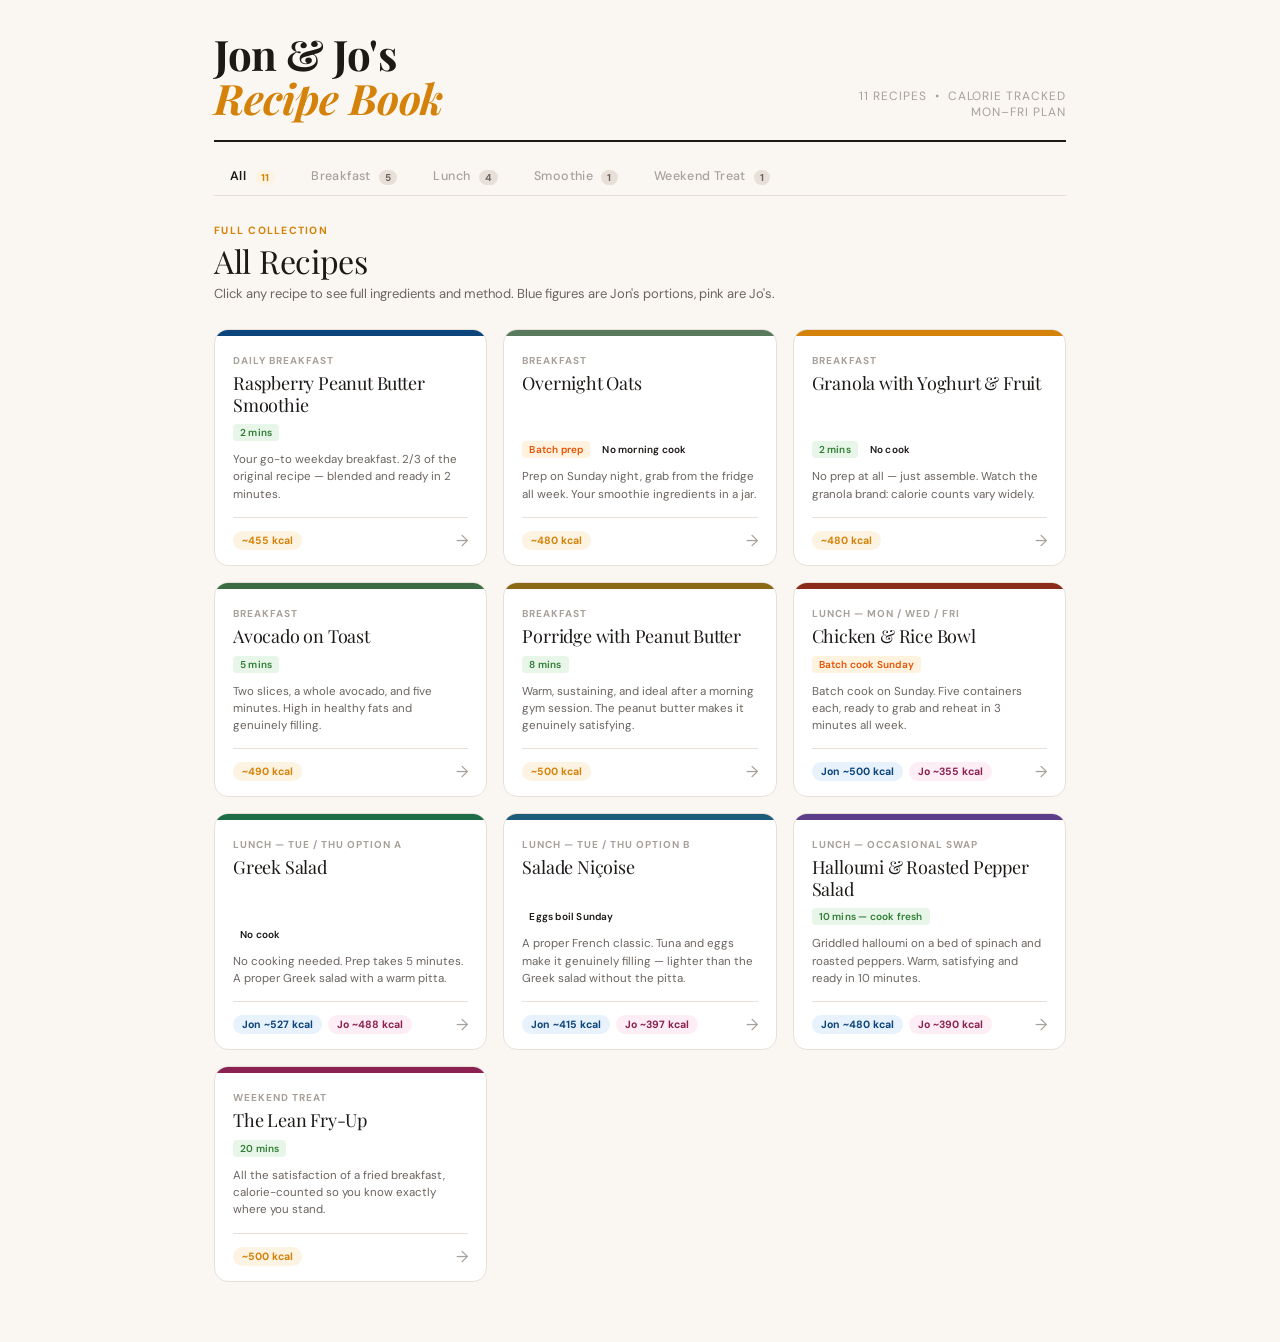
<file: recipe_book.html>
<!DOCTYPE html>
<html lang="en">
<head>
<meta charset="UTF-8">
<meta name="viewport" content="width=device-width, initial-scale=1.0">
<title>Jon & Jo's Recipe Book</title>
<link href="https://fonts.googleapis.com/css2?family=Playfair+Display:ital,wght@0,400;0,600;1,400&family=DM+Sans:wght@300;400;500;600&display=swap" rel="stylesheet">
<style>
/* ── TOKENS ──────────────────────────────────────────────────── */
:root {
  --page:    #FAF7F2;
  --ink:     #1C1917;
  --mid:     #6B6460;
  --light:   #A8A09A;
  --rule:    #E8E0D8;
  --accent:  #D4820A;
  --accent-bg: #FDF3E3;
  --sage:    #5A7A5E;
  --sage-bg: #EBF3EC;
  --card-bg: #FFFFFF;
  --overlay: rgba(28,25,23,0.55);
  --drawer-w: 480px;
}

/* ── RESET ───────────────────────────────────────────────────── */
*, *::before, *::after { box-sizing: border-box; margin: 0; padding: 0; }
html { scroll-behavior: smooth; }
body {
  font-family: 'DM Sans', sans-serif;
  background: var(--page);
  color: var(--ink);
  min-height: 100vh;
}

/* ── MASTHEAD ─────────────────────────────────────────────────── */
.masthead {
  padding: 32px 24px 0;
  max-width: 900px;
  margin: 0 auto;
}
.masthead-inner {
  border-bottom: 2px solid var(--ink);
  padding-bottom: 20px;
  display: flex;
  justify-content: space-between;
  align-items: flex-end;
  flex-wrap: wrap;
  gap: 8px;
}
.masthead h1 {
  font-family: 'Playfair Display', serif;
  font-size: clamp(28px, 5vw, 42px);
  letter-spacing: -0.5px;
  line-height: 1.05;
}
.masthead h1 em {
  font-style: italic;
  color: var(--accent);
}
.masthead-sub {
  font-size: 12px;
  color: var(--light);
  letter-spacing: 0.08em;
  text-transform: uppercase;
  text-align: right;
}

/* ── TABS ─────────────────────────────────────────────────────── */
.tabs-wrap {
  max-width: 900px;
  margin: 0 auto;
  padding: 0 24px;
  position: sticky;
  top: 0;
  z-index: 10;
  background: var(--page);
  padding-top: 16px;
  padding-bottom: 0;
}
.tabs {
  display: flex;
  gap: 4px;
  border-bottom: 1.5px solid var(--rule);
  overflow-x: auto;
  scrollbar-width: none;
}
.tabs::-webkit-scrollbar { display: none; }
.tab-btn {
  font-family: 'DM Sans', sans-serif;
  font-size: 12.5px;
  font-weight: 500;
  color: var(--light);
  background: none;
  border: none;
  cursor: pointer;
  padding: 10px 16px;
  white-space: nowrap;
  border-bottom: 2.5px solid transparent;
  margin-bottom: -1.5px;
  transition: color 0.2s, border-color 0.2s;
  letter-spacing: 0.03em;
}
.tab-btn:hover { color: var(--ink); }
.tab-btn.active {
  color: var(--ink);
  border-bottom-color: var(--accent);
  font-weight: 600;
}
.tab-count {
  display: inline-flex;
  align-items: center;
  justify-content: center;
  background: var(--rule);
  color: var(--mid);
  font-size: 10px;
  font-weight: 700;
  border-radius: 10px;
  padding: 1px 6px;
  margin-left: 5px;
  vertical-align: middle;
  transition: background 0.2s, color 0.2s;
}
.tab-btn.active .tab-count {
  background: var(--accent-bg);
  color: var(--accent);
}

/* ── PAGES ─────────────────────────────────────────────────────── */
.page {
  display: none;
  max-width: 900px;
  margin: 0 auto;
  padding: 28px 24px 60px;
}
.page.active { display: block; }

.page-header {
  margin-bottom: 24px;
}
.page-eyebrow {
  font-size: 10.5px;
  font-weight: 700;
  letter-spacing: 0.12em;
  text-transform: uppercase;
  color: var(--accent);
  margin-bottom: 6px;
}
.page-title {
  font-family: 'Playfair Display', serif;
  font-size: clamp(22px, 4vw, 32px);
  line-height: 1.1;
  letter-spacing: -0.3px;
}
.page-desc {
  font-size: 13px;
  color: var(--mid);
  margin-top: 6px;
  line-height: 1.6;
}

/* ── RECIPE GRID ──────────────────────────────────────────────── */
.recipe-grid {
  display: grid;
  grid-template-columns: repeat(auto-fill, minmax(240px, 1fr));
  gap: 16px;
}

/* ── RECIPE CARD ──────────────────────────────────────────────── */
.recipe-card {
  background: var(--card-bg);
  border: 1px solid var(--rule);
  border-radius: 14px;
  overflow: hidden;
  cursor: pointer;
  transition: box-shadow 0.2s, transform 0.2s;
  display: flex;
  flex-direction: column;
}
.recipe-card:hover {
  box-shadow: 0 8px 32px rgba(28,25,23,0.10);
  transform: translateY(-2px);
}
.card-colour {
  height: 6px;
}
.card-body { padding: 18px 18px 14px; flex: 1; display: flex; flex-direction: column; }
.card-category {
  font-size: 10px;
  font-weight: 700;
  letter-spacing: 0.1em;
  text-transform: uppercase;
  color: var(--light);
  margin-bottom: 6px;
}
.card-title {
  font-family: 'Playfair Display', serif;
  font-size: 18px;
  line-height: 1.2;
  letter-spacing: -0.2px;
  margin-bottom: 8px;
  flex: 1;
}
.card-desc {
  font-size: 11.5px;
  color: var(--mid);
  line-height: 1.5;
  margin-bottom: 14px;
}
.card-footer {
  display: flex;
  justify-content: space-between;
  align-items: center;
  border-top: 1px solid var(--rule);
  padding-top: 12px;
  margin-top: auto;
}
.kcal-pills { display: flex; gap: 6px; }
.kcal-pill {
  font-size: 10.5px;
  font-weight: 700;
  padding: 3px 9px;
  border-radius: 20px;
}
.kcal-pill.jon { background: #E8F2FC; color: #0C447C; }
.kcal-pill.jo  { background: #FDEEF5; color: #8B2252; }
.kcal-pill.both { background: var(--accent-bg); color: var(--accent); }
.card-arrow {
  font-size: 16px;
  color: var(--light);
  transition: color 0.2s, transform 0.2s;
}
.recipe-card:hover .card-arrow { color: var(--accent); transform: translateX(3px); }

/* ── PREP BADGES ──────────────────────────────────────────────── */
.card-badges { display: flex; gap: 5px; margin-bottom: 10px; flex-wrap: wrap; }
.badge {
  font-size: 10px;
  font-weight: 600;
  padding: 2px 7px;
  border-radius: 4px;
  letter-spacing: 0.02em;
}
.badge-prep  { background: var(--sage-bg); color: var(--sage); }
.badge-batch { background: #FFF3E0; color: #E65100; }
.badge-quick { background: #E8F5E9; color: #2E7D32; }
.badge-nocook{ background: var(--rule); color: var(--mid); }

/* ── DRAWER ───────────────────────────────────────────────────── */
.overlay {
  display: none;
  position: fixed;
  inset: 0;
  background: var(--overlay);
  z-index: 100;
  opacity: 0;
  transition: opacity 0.3s;
}
.overlay.open { display: block; opacity: 1; }

.drawer {
  position: fixed;
  top: 0;
  right: 0;
  width: min(var(--drawer-w), 100vw);
  height: 100vh;
  background: var(--page);
  z-index: 101;
  transform: translateX(100%);
  transition: transform 0.35s cubic-bezier(0.32,0,0.15,1);
  overflow-y: auto;
  display: flex;
  flex-direction: column;
}
.drawer.open { transform: translateX(0); }

.drawer-header {
  position: sticky;
  top: 0;
  background: var(--page);
  padding: 20px 24px 16px;
  border-bottom: 1px solid var(--rule);
  display: flex;
  justify-content: space-between;
  align-items: flex-start;
  gap: 12px;
  z-index: 1;
}
.drawer-close {
  background: var(--rule);
  border: none;
  border-radius: 50%;
  width: 32px;
  height: 32px;
  font-size: 18px;
  cursor: pointer;
  display: flex;
  align-items: center;
  justify-content: center;
  color: var(--mid);
  flex-shrink: 0;
  transition: background 0.2s;
}
.drawer-close:hover { background: var(--ink); color: white; }
.drawer-eyebrow {
  font-size: 10px;
  font-weight: 700;
  letter-spacing: 0.1em;
  text-transform: uppercase;
  color: var(--accent);
  margin-bottom: 4px;
}
.drawer-title {
  font-family: 'Playfair Display', serif;
  font-size: 24px;
  line-height: 1.1;
  letter-spacing: -0.3px;
}

.drawer-body { padding: 24px; flex: 1; }

.drawer-desc {
  font-size: 13px;
  color: var(--mid);
  line-height: 1.6;
  margin-bottom: 20px;
  font-style: italic;
}

.drawer-kcal {
  display: flex;
  gap: 8px;
  margin-bottom: 24px;
  flex-wrap: wrap;
}
.drawer-kcal-block {
  flex: 1;
  min-width: 100px;
  padding: 10px 14px;
  border-radius: 10px;
  text-align: center;
}
.drawer-kcal-block .dkb-name { font-size: 10px; font-weight: 700; letter-spacing: 0.06em; text-transform: uppercase; display: block; margin-bottom: 3px; }
.drawer-kcal-block .dkb-val  { font-size: 20px; font-weight: 600; display: block; }
.dkb-jon { background: #E8F2FC; }
.dkb-jon .dkb-name { color: #0C447C; }
.dkb-jon .dkb-val  { color: #0C447C; }
.dkb-jo  { background: #FDEEF5; }
.dkb-jo  .dkb-name { color: #8B2252; }
.dkb-jo  .dkb-val  { color: #8B2252; }
.dkb-both { background: var(--accent-bg); }
.dkb-both .dkb-name { color: var(--accent); }
.dkb-both .dkb-val  { color: var(--accent); }

.drawer-section-title {
  font-size: 10.5px;
  font-weight: 700;
  letter-spacing: 0.1em;
  text-transform: uppercase;
  color: var(--light);
  margin-bottom: 12px;
  padding-bottom: 6px;
  border-bottom: 1px solid var(--rule);
}

/* Ingredients table */
.ing-table { width: 100%; border-collapse: collapse; margin-bottom: 24px; }
.ing-table tr { border-bottom: 1px solid var(--rule); }
.ing-table tr:last-child { border-bottom: none; }
.ing-table td { padding: 6px 4px; font-size: 12px; vertical-align: top; }
.ing-table .td-name { color: var(--ink); font-weight: 500; width: 44%; }
.ing-table .td-note { color: var(--light); font-size: 11px; width: 22%; }
.ing-table .td-jon  { color: #0C447C; font-weight: 600; text-align: right; width: 17%; }
.ing-table .td-jo   { color: #8B2252; font-weight: 600; text-align: right; width: 17%; }
.ing-table thead td {
  font-size: 10px;
  font-weight: 700;
  letter-spacing: 0.06em;
  text-transform: uppercase;
  color: var(--light);
  padding-bottom: 8px;
}
.ing-same { font-size: 10px; color: var(--sage); font-weight: 600; }

/* Steps */
.steps { list-style: none; margin-bottom: 24px; }
.steps li {
  display: flex;
  gap: 12px;
  padding: 8px 0;
  border-bottom: 1px solid var(--rule);
  font-size: 12.5px;
  line-height: 1.5;
  color: var(--ink);
}
.steps li:last-child { border-bottom: none; }
.step-num {
  font-size: 10px;
  font-weight: 700;
  color: white;
  background: var(--ink);
  border-radius: 50%;
  min-width: 20px;
  height: 20px;
  display: flex;
  align-items: center;
  justify-content: center;
  flex-shrink: 0;
  margin-top: 2px;
}

/* Tip box */
.tip-box {
  background: var(--accent-bg);
  border-left: 3px solid var(--accent);
  border-radius: 0 8px 8px 0;
  padding: 10px 14px;
  font-size: 12px;
  color: var(--mid);
  line-height: 1.5;
  margin-bottom: 20px;
}
.tip-box strong { color: var(--ink); }

/* Dressing box */
.dressing-box {
  background: var(--sage-bg);
  border-radius: 8px;
  padding: 12px 14px;
  font-size: 12px;
  color: var(--mid);
  line-height: 1.6;
  margin-bottom: 20px;
}
.dressing-box strong { color: var(--sage); font-size: 10px; letter-spacing: 0.08em; text-transform: uppercase; display: block; margin-bottom: 4px; }

/* ── RESPONSIVE ───────────────────────────────────────────────── */
@media (max-width: 600px) {
  .masthead, .tabs-wrap, .page { padding-left: 16px; padding-right: 16px; }
  .recipe-grid { grid-template-columns: 1fr; }
  .drawer-body { padding: 16px; }
}
@media (prefers-reduced-motion: reduce) {
  .drawer, .overlay, .recipe-card { transition: none; }
}
@media print {
  .tabs-wrap, .drawer, .overlay { display: none; }
  .page { display: block !important; padding: 0; }
}
</style>
</head>
<body>

<!-- MASTHEAD -->
<div class="masthead">
  <div class="masthead-inner">
    <h1>Jon &amp; Jo's<br><em>Recipe Book</em></h1>
    <div class="masthead-sub">11 recipes &nbsp;•&nbsp; Calorie tracked<br>Mon–Fri plan</div>
  </div>
</div>

<!-- TABS -->
<div class="tabs-wrap">
  <div class="tabs" role="tablist">
    <button class="tab-btn active" onclick="showTab('all')"    role="tab">All <span class="tab-count">11</span></button>
    <button class="tab-btn"        onclick="showTab('breakfast')" role="tab">Breakfast <span class="tab-count">5</span></button>
    <button class="tab-btn"        onclick="showTab('lunch')"  role="tab">Lunch <span class="tab-count">4</span></button>
    <button class="tab-btn"        onclick="showTab('smoothie')" role="tab">Smoothie <span class="tab-count">1</span></button>
    <button class="tab-btn"        onclick="showTab('treat')"  role="tab">Weekend Treat <span class="tab-count">1</span></button>
  </div>
</div>

<!-- ── PAGE: ALL ─────────────────────────────────────────────── -->
<div class="page active" id="page-all">
  <div class="page-header">
    <div class="page-eyebrow">Full collection</div>
    <div class="page-title">All Recipes</div>
    <div class="page-desc">Click any recipe to see full ingredients and method. Blue figures are Jon's portions, pink are Jo's.</div>
  </div>
  <div class="recipe-grid" id="grid-all"></div>
</div>

<!-- ── PAGE: BREAKFAST ───────────────────────────────────────── -->
<div class="page" id="page-breakfast">
  <div class="page-header">
    <div class="page-eyebrow">Morning meals</div>
    <div class="page-title">Breakfasts</div>
    <div class="page-desc">All around 480–500 kcal. Simple, repeatable, and quick to prepare before work.</div>
  </div>
  <div class="recipe-grid" id="grid-breakfast"></div>
</div>

<!-- ── PAGE: LUNCH ───────────────────────────────────────────── -->
<div class="page" id="page-lunch">
  <div class="page-header">
    <div class="page-eyebrow">Midday meals</div>
    <div class="page-title">Lunches</div>
    <div class="page-desc">Rotating across the week. Jon and Jo have different portion sizes — portions are shown separately on each recipe.</div>
  </div>
  <div class="recipe-grid" id="grid-lunch"></div>
</div>

<!-- ── PAGE: SMOOTHIE ────────────────────────────────────────── -->
<div class="page" id="page-smoothie">
  <div class="page-header">
    <div class="page-eyebrow">Daily drink</div>
    <div class="page-title">Smoothie</div>
    <div class="page-desc">Your everyday breakfast. 2/3 of the original recipe — same for both Jon and Jo.</div>
  </div>
  <div class="recipe-grid" id="grid-smoothie"></div>
</div>

<!-- ── PAGE: TREAT ───────────────────────────────────────────── -->
<div class="page" id="page-treat">
  <div class="page-header">
    <div class="page-eyebrow">Weekend treat</div>
    <div class="page-title">Weekend Treat</div>
    <div class="page-desc">For when you want something more indulgent. Still calorie-tracked so you know where you stand.</div>
  </div>
  <div class="recipe-grid" id="grid-treat"></div>
</div>

<!-- ── DRAWER ────────────────────────────────────────────────── -->
<div class="overlay" id="overlay" onclick="closeDrawer()"></div>
<div class="drawer" id="drawer" role="dialog" aria-modal="true" aria-label="Recipe detail">
  <div class="drawer-header">
    <div>
      <div class="drawer-eyebrow" id="d-eyebrow"></div>
      <div class="drawer-title"   id="d-title"></div>
    </div>
    <button class="drawer-close" onclick="closeDrawer()" aria-label="Close">✕</button>
  </div>
  <div class="drawer-body" id="d-body"></div>
</div>

<script>
/* ── RECIPE DATA ─────────────────────────────────────────────── */
const recipes = [

  /* 1 */
  {
    id: 'smoothie',
    category: 'smoothie',
    colour: '#0C447C',
    title: 'Raspberry Peanut Butter Smoothie',
    subtitle: 'Daily breakfast',
    desc: 'Your go-to weekday breakfast. 2/3 of the original recipe — blended and ready in 2 minutes.',
    badges: ['badge-quick'],
    badgeLabels: ['2 mins'],
    kcal: { both: '~455 kcal' },
    ingredients: [
      { name: 'Almond milk, unsweetened', note: '',         jon: '140ml',  jo: null },
      { name: 'Raspberries, fresh/frozen', note: '',        jon: '70g',    jo: null },
      { name: 'Rolled oats',              note: '',         jon: '20g',    jo: null },
      { name: 'Greek yoghurt',            note: 'low-fat',  jon: '87g',    jo: null },
      { name: 'Vanilla protein powder',   note: '',         jon: '27g',    jo: null },
      { name: 'Peanut butter',            note: '',         jon: '20g',    jo: null },
      { name: 'Ice',                      note: 'optional', jon: 'handful',jo: null },
    ],
    steps: [
      'Add all ingredients to a blender.',
      'Blend on high for 30–45 seconds until completely smooth.',
      'Taste — add a little honey if you want more sweetness.',
      'Pour and drink immediately, or seal in a flask for up to 4 hours.',
    ],
    tip: '<strong>Running low on protein powder?</strong> Add an extra teaspoon of peanut butter per 5g of powder you\'re short to keep the calories roughly the same.',
  },

  /* 2 */
  {
    id: 'overnight-oats',
    category: 'breakfast',
    colour: '#5A7A5E',
    title: 'Overnight Oats',
    subtitle: 'Breakfast',
    desc: 'Prep on Sunday night, grab from the fridge all week. Your smoothie ingredients in a jar.',
    badges: ['badge-batch','badge-nocock'],
    badgeLabels: ['Batch prep', 'No morning cook'],
    kcal: { both: '~480 kcal' },
    ingredients: [
      { name: 'Rolled oats',           note: '',          jon: '60g',    jo: null },
      { name: 'Almond milk',           note: 'unsweetened',jon: '150ml', jo: null },
      { name: 'Greek yoghurt',         note: 'low-fat',   jon: '100g',   jo: null },
      { name: 'Peanut butter',         note: '',          jon: '1 tbsp', jo: null },
      { name: 'Mixed berries',         note: 'fresh/frozen',jon: 'handful',jo: null },
      { name: 'Honey',                 note: 'optional',  jon: 'drizzle',jo: null },
    ],
    steps: [
      'Combine oats, almond milk and yoghurt in a jar or container. Stir well.',
      'Swirl the peanut butter in — don\'t mix fully, you want a ripple effect.',
      'Seal and refrigerate overnight (or up to 3 days).',
      'In the morning, top with berries and a drizzle of honey. Eat cold.',
    ],
    tip: '<strong>Batch tip:</strong> Make 5 jars on Sunday evening. They keep well in the fridge until Friday.',
  },

  /* 3 */
  {
    id: 'granola',
    category: 'breakfast',
    colour: '#D4820A',
    title: 'Granola with Yoghurt & Fruit',
    subtitle: 'Breakfast',
    desc: 'No prep at all — just assemble. Watch the granola brand: calorie counts vary widely.',
    badges: ['badge-quick','badge-nocock'],
    badgeLabels: ['2 mins', 'No cook'],
    kcal: { both: '~480 kcal' },
    ingredients: [
      { name: 'Granola',         note: 'good quality',  jon: '60g',  jo: null },
      { name: 'Greek yoghurt',   note: 'low-fat',       jon: '200g', jo: null },
      { name: 'Mixed berries',   note: 'fresh/frozen',  jon: '100g', jo: null },
    ],
    steps: [
      'Spoon Greek yoghurt into a bowl.',
      'Add berries on top.',
      'Sprinkle granola over just before eating — keeps it crunchy.',
    ],
    tip: '<strong>Granola warning:</strong> Check the label before buying. Some granola runs to 480+ kcal per 100g. Aim for under 420 kcal/100g and measure to 60g.',
  },

  /* 4 */
  {
    id: 'avocado-toast',
    category: 'breakfast',
    colour: '#3D6B44',
    title: 'Avocado on Toast',
    subtitle: 'Breakfast',
    desc: 'Two slices, a whole avocado, and five minutes. High in healthy fats and genuinely filling.',
    badges: ['badge-quick'],
    badgeLabels: ['5 mins'],
    kcal: { both: '~490 kcal' },
    ingredients: [
      { name: 'Wholegrain bread',   note: '2 slices',    jon: '2 slices', jo: null },
      { name: 'Ripe avocado',       note: 'whole',       jon: '150g',     jo: null },
      { name: 'Lemon juice',        note: '',            jon: 'squeeze',  jo: null },
      { name: 'Chilli flakes',      note: 'optional',    jon: 'pinch',    jo: null },
      { name: 'Salt & pepper',      note: '',            jon: 'to taste', jo: null },
    ],
    steps: [
      'Toast the bread to your liking.',
      'Halve and stone the avocado. Scoop flesh into a bowl.',
      'Add lemon juice, salt and pepper. Mash with a fork — keep it chunky.',
      'Spread generously over toast. Finish with chilli flakes.',
    ],
    tip: '<strong>Ripe avocado test:</strong> Gently press the skin near the stem — it should give slightly. A hard avocado needs 1–2 days on the windowsill.',
  },

  /* 5 */
  {
    id: 'porridge',
    category: 'breakfast',
    colour: '#8B6914',
    title: 'Porridge with Peanut Butter',
    subtitle: 'Breakfast',
    desc: 'Warm, sustaining, and ideal after a morning gym session. The peanut butter makes it genuinely satisfying.',
    badges: ['badge-quick'],
    badgeLabels: ['8 mins'],
    kcal: { both: '~500 kcal' },
    ingredients: [
      { name: 'Rolled oats',         note: '',              jon: '70g',    jo: null },
      { name: 'Semi-skimmed milk',   note: 'or almond milk',jon: '300ml',  jo: null },
      { name: 'Peanut butter',       note: '',              jon: '1 tbsp', jo: null },
      { name: 'Banana',              note: 'sliced',        jon: '½',      jo: null },
      { name: 'Honey',               note: 'optional',      jon: 'drizzle',jo: null },
    ],
    steps: [
      'Combine oats and milk in a saucepan over medium heat.',
      'Stir constantly for 4–5 minutes until thick and creamy.',
      'Remove from heat. Stir in peanut butter until melted through.',
      'Pour into a bowl. Top with sliced banana and a drizzle of honey.',
    ],
    tip: '<strong>Microwave version:</strong> Oats + milk in a deep bowl, 2.5 mins on high, stir halfway. Stir in peanut butter afterwards.',
  },

  /* 6 */
  {
    id: 'chicken-rice',
    category: 'lunch',
    colour: '#8B2B1A',
    title: 'Chicken & Rice Bowl',
    subtitle: 'Lunch — Mon / Wed / Fri',
    desc: 'Batch cook on Sunday. Five containers each, ready to grab and reheat in 3 minutes all week.',
    badges: ['badge-batch'],
    badgeLabels: ['Batch cook Sunday'],
    kcal: { jon: '~500 kcal', jo: '~355 kcal' },
    ingredients: [
      { name: 'Chicken breast, cooked',         note: '',          jon: '150g',       jo: '100g' },
      { name: 'Basmati rice, cooked',           note: '',          jon: '150g',       jo: '100g' },
      { name: 'Baby spinach',                   note: '',          jon: 'large handful',jo: null },
      { name: 'Cherry tomatoes',                note: '',          jon: '80g',        jo: null },
      { name: 'Cucumber, sliced',               note: '',          jon: '60g',        jo: null },
      { name: 'Greek yoghurt',                  note: 'dressing',  jon: '1 tbsp',     jo: null },
      { name: 'Lemon juice',                    note: '',          jon: 'squeeze',    jo: null },
    ],
    steps: [
      'Season chicken with salt, pepper and garlic powder. Bake at 200°C for 22–25 mins or pan fry. Rest then slice.',
      'Cook rice, drain and cool completely before portioning.',
      'Divide into labelled containers — Jon\'s are bigger. Add veg on the day to avoid sogginess.',
      'Mix yoghurt and lemon juice in a small pot separately. Add at lunchtime.',
    ],
    tip: '<strong>Label your containers.</strong> Jon\'s portions are noticeably larger — worth marking them on Sunday.',
  },

  /* 7 */
  {
    id: 'greek-salad',
    category: 'lunch',
    colour: '#1D6B47',
    title: 'Greek Salad',
    subtitle: 'Lunch — Tue / Thu option A',
    desc: 'No cooking needed. Prep takes 5 minutes. A proper Greek salad with a warm pitta.',
    badges: ['badge-nocock'],
    badgeLabels: ['No cook'],
    kcal: { jon: '~527 kcal', jo: '~488 kcal' },
    ingredients: [
      { name: 'Feta cheese, cubed',      note: '',           jon: '75g',  jo: '60g' },
      { name: 'Kalamata olives',         note: '',           jon: '40g',  jo: '30g' },
      { name: 'Olive oil',               note: '',           jon: '1 tsp',jo: '½ tsp' },
      { name: 'Cucumber',                note: 'chunks',     jon: '100g', jo: null },
      { name: 'Cherry tomatoes, halved', note: '',           jon: '100g', jo: null },
      { name: 'Red onion, thin sliced',  note: '',           jon: '30g',  jo: null },
      { name: 'Green pepper, sliced',    note: '',           jon: '60g',  jo: null },
      { name: 'Wholegrain pitta',        note: 'small',      jon: '1',    jo: null },
      { name: 'Dried oregano',           note: '',           jon: 'to taste',jo: null },
      { name: 'Lemon juice',             note: '',           jon: 'squeeze',jo: null },
    ],
    steps: [
      'Chop cucumber into chunks, halve the tomatoes, slice onion and pepper thinly.',
      'Arrange all veg in a bowl or container.',
      'Add cubed feta and olives on top.',
      'Drizzle with olive oil and lemon juice. Season with oregano, salt and pepper.',
      'Serve with a warm wholegrain pitta.',
    ],
    tip: '<strong>No-pitta option:</strong> Skip the pitta to save ~140 kcal — brings Jon to ~387 kcal and Jo to ~348 kcal, leaving more room for the evening meal.',
  },

  /* 8 */
  {
    id: 'nicoise',
    category: 'lunch',
    colour: '#1D5C7A',
    title: 'Salade Niçoise',
    subtitle: 'Lunch — Tue / Thu option B',
    desc: 'A proper French classic. Tuna and eggs make it genuinely filling — lighter than the Greek salad without the pitta.',
    badges: ['badge-nocock'],
    badgeLabels: ['Eggs boil Sunday'],
    kcal: { jon: '~415 kcal', jo: '~397 kcal' },
    ingredients: [
      { name: 'Tuna in spring water',    note: 'drained',     jon: '145g tin', jo: null },
      { name: 'Boiled eggs, halved',     note: '8 min boil',  jon: '2',        jo: null },
      { name: 'Green beans, blanched',   note: '3–4 mins',    jon: '100g',     jo: null },
      { name: 'Cherry tomatoes, halved', note: '',            jon: '100g',     jo: null },
      { name: 'Little gem / mixed leaves',note: '',           jon: 'generous', jo: null },
      { name: 'Kalamata olives',         note: '',            jon: '30g',      jo: null },
      { name: 'Cucumber or radishes',    note: '',            jon: '60g',      jo: null },
      { name: 'Red onion, thin sliced',  note: '',            jon: '20g',      jo: null },
    ],
    steps: [
      'Boil eggs for 8 minutes for a just-set yolk. Cool in cold water, peel and halve.',
      'Blanch green beans in boiling water for 3–4 mins. Drain and run under cold water.',
      'Make the dressing: whisk together olive oil, red wine vinegar, Dijon mustard, crushed garlic, salt and pepper.',
      'Arrange leaves on a plate. Add beans, tomatoes, cucumber and onion.',
      'Top with flaked tuna, egg halves and olives. Drizzle with dressing.',
    ],
    dressing: '1 tsp olive oil  •  1 tsp red wine vinegar  •  ½ tsp Dijon mustard  •  1 small garlic clove, crushed  •  salt & pepper',
    tip: '<strong>Batch tip:</strong> Boil a full batch of eggs on Sunday — they keep unpeeled in the fridge for 5 days. Add a small pitta for ~+140 kcal if needed.',
  },

  /* 9 */
  {
    id: 'halloumi',
    category: 'lunch',
    colour: '#5C3D89',
    title: 'Halloumi & Roasted Pepper Salad',
    subtitle: 'Lunch — occasional swap',
    desc: 'Griddled halloumi on a bed of spinach and roasted peppers. Warm, satisfying and ready in 10 minutes.',
    badges: ['badge-quick'],
    badgeLabels: ['10 mins — cook fresh'],
    kcal: { jon: '~480 kcal', jo: '~390 kcal' },
    ingredients: [
      { name: 'Halloumi',              note: 'sliced 1cm',  jon: '80g',   jo: '65g' },
      { name: 'Roasted peppers (jar)', note: 'drained',     jon: '80g',   jo: null },
      { name: 'Baby spinach',          note: '',            jon: 'generous',jo: null },
      { name: 'Kalamata olives',       note: '',            jon: '30g',   jo: null },
      { name: 'Lemon juice',           note: '',            jon: 'squeeze',jo: null },
      { name: 'Olive oil spray',       note: 'for griddle', jon: 'spray', jo: null },
    ],
    steps: [
      'Pat halloumi slices dry with kitchen paper.',
      'Heat a non-stick griddle or frying pan over high heat. Spray lightly with olive oil.',
      'Griddle halloumi 1.5–2 mins each side until golden and charred. Do not move it while cooking.',
      'Arrange spinach and roasted peppers on a plate. Add olives.',
      'Lay hot halloumi on top. Squeeze over lemon juice and serve immediately.',
    ],
    tip: '<strong>Don\'t fry in oil</strong> — halloumi absorbs it instantly and the calories rocket. A dry or lightly sprayed pan gives a better crust anyway.',
  },

  /* 10 — Fried Breakfast */
  {
    id: 'fried-breakfast',
    category: 'treat',
    colour: '#8B2252',
    title: 'The Lean Fry-Up',
    subtitle: 'Weekend treat',
    desc: 'All the satisfaction of a fried breakfast, calorie-counted so you know exactly where you stand.',
    badges: ['badge-quick'],
    badgeLabels: ['20 mins'],
    kcal: { both: '~500 kcal' },
    ingredients: [
      { name: 'Back bacon',              note: 'fat trimmed',   jon: '2 rashers', jo: null },
      { name: 'Eggs',                    note: 'fried — spray', jon: '2',         jo: null },
      { name: 'Reduced fat sausages',    note: 'grilled',       jon: '2',         jo: null },
      { name: 'Tomato, halved',          note: 'grilled',       jon: '1 large',   jo: null },
      { name: 'Baked beans',             note: '',              jon: '80g',       jo: null },
      { name: 'Olive oil spray',         note: 'eggs only',     jon: 'spray',     jo: null },
    ],
    steps: [
      'Grill sausages and halved tomato under a medium-high grill for 12–15 mins, turning sausages halfway.',
      'Grill bacon for 3–4 mins each side until cooked through.',
      'Spray a non-stick pan with olive oil. Fry eggs over medium heat to your liking.',
      'Warm baked beans in a small saucepan or microwave.',
      'Plate everything up and serve immediately.',
    ],
    tip: '<strong>Swap one sausage for mushrooms</strong> (~10 kcal per 80g) to drop to ~470 kcal and free up room for a small slice of wholegrain toast (~80 kcal).',
  },

];

/* ── RENDER ──────────────────────────────────────────────────── */
function badgeHTML(badges, labels) {
  return badges.map((cls, i) => `<span class="badge ${cls}">${labels[i]}</span>`).join('');
}

function kcalPills(kcal) {
  if (kcal.both) return `<span class="kcal-pill both">${kcal.both}</span>`;
  let out = '';
  if (kcal.jon) out += `<span class="kcal-pill jon">Jon ${kcal.jon}</span>`;
  if (kcal.jo)  out += `<span class="kcal-pill jo">Jo ${kcal.jo}</span>`;
  return out;
}

function kcalBlocks(kcal) {
  if (kcal.both) return `<div class="drawer-kcal-block dkb-both"><span class="dkb-name">Both</span><span class="dkb-val">${kcal.both}</span></div>`;
  let out = '';
  if (kcal.jon) out += `<div class="drawer-kcal-block dkb-jon"><span class="dkb-name">Jon</span><span class="dkb-val">${kcal.jon}</span></div>`;
  if (kcal.jo)  out += `<div class="drawer-kcal-block dkb-jo"><span class="dkb-name">Jo</span><span class="dkb-val">${kcal.jo}</span></div>`;
  return out;
}

function buildCard(r) {
  return `
    <div class="recipe-card" onclick="openDrawer('${r.id}')">
      <div class="card-colour" style="background:${r.colour}"></div>
      <div class="card-body">
        <div class="card-category">${r.subtitle}</div>
        <div class="card-title">${r.title}</div>
        <div class="card-badges">${badgeHTML(r.badges, r.badgeLabels)}</div>
        <div class="card-desc">${r.desc}</div>
        <div class="card-footer">
          <div class="kcal-pills">${kcalPills(r.kcal)}</div>
          <div class="card-arrow">→</div>
        </div>
      </div>
    </div>`;
}

function buildIngTable(ings) {
  const hasJo = ings.some(i => i.jo !== null);
  let html = `<table class="ing-table"><thead><tr>
    <td class="td-name">Ingredient</td>
    <td class="td-note">Note</td>
    <td class="td-jon">${hasJo ? 'Jon' : 'Amount'}</td>
    ${hasJo ? '<td class="td-jo">Jo</td>' : ''}
  </tr></thead><tbody>`;
  ings.forEach(i => {
    const joCell = hasJo ? (i.jo ? `<td class="td-jo">${i.jo}</td>` : `<td class="td-jo"><span class="ing-same">same</span></td>`) : '';
    html += `<tr>
      <td class="td-name">${i.name}</td>
      <td class="td-note">${i.note}</td>
      <td class="td-jon">${i.jon}</td>
      ${joCell}
    </tr>`;
  });
  return html + '</tbody></table>';
}

function buildSteps(steps) {
  return '<ol class="steps">' + steps.map(s => `<li><span class="step-num"></span>${s}</li>`).join('') + '</ol>';
}

// Number the step nums
function numberSteps(el) {
  el.querySelectorAll('.step-num').forEach((n,i) => n.textContent = i+1);
}

// Populate grids
const grids = { all: [], breakfast: [], lunch: [], smoothie: [], treat: [] };
recipes.forEach(r => {
  const card = buildCard(r);
  grids.all.push(card);
  grids[r.category].push(card);
});

Object.keys(grids).forEach(key => {
  const el = document.getElementById('grid-' + key);
  if (el) el.innerHTML = grids[key].join('');
});

/* ── TABS ────────────────────────────────────────────────────── */
function showTab(id) {
  document.querySelectorAll('.page').forEach(p => p.classList.remove('active'));
  document.querySelectorAll('.tab-btn').forEach(b => b.classList.remove('active'));
  document.getElementById('page-' + id).classList.add('active');
  event.currentTarget.classList.add('active');
  window.scrollTo({ top: 0, behavior: 'smooth' });
}

/* ── DRAWER ──────────────────────────────────────────────────── */
function openDrawer(id) {
  const r = recipes.find(x => x.id === id);
  if (!r) return;
  document.getElementById('d-eyebrow').textContent = r.subtitle;
  document.getElementById('d-title').textContent = r.title;

  let body = `
    <div class="drawer-desc">${r.desc}</div>
    <div class="drawer-kcal">${kcalBlocks(r.kcal)}</div>
    <div class="drawer-section-title">Ingredients</div>
    ${buildIngTable(r.ingredients)}
    ${r.dressing ? `<div class="dressing-box"><strong>Dressing</strong>${r.dressing}</div>` : ''}
    <div class="drawer-section-title">Method</div>
    ${buildSteps(r.steps)}
    ${r.tip ? `<div class="tip-box">${r.tip}</div>` : ''}
  `;
  const bodyEl = document.getElementById('d-body');
  bodyEl.innerHTML = body;
  numberSteps(bodyEl);

  document.getElementById('overlay').classList.add('open');
  document.getElementById('drawer').classList.add('open');
  document.body.style.overflow = 'hidden';
}

function closeDrawer() {
  document.getElementById('overlay').classList.remove('open');
  document.getElementById('drawer').classList.remove('open');
  document.body.style.overflow = '';
}

document.addEventListener('keydown', e => { if (e.key === 'Escape') closeDrawer(); });
</script>
</body>
</html>
</file>
<file: style.css>
/* ── TOKENS ──────────────────────────────────────────────────── */
:root {
  --page:    #FAF7F2;
  --ink:     #1C1917;
  --mid:     #6B6460;
  --light:   #A8A09A;
  --rule:    #E8E0D8;
  --accent:  #D4820A;
  --accent-bg: #FDF3E3;
  --sage:    #5A7A5E;
  --sage-bg: #EBF3EC;
  --card-bg: #FFFFFF;
  --overlay: rgba(28,25,23,0.55);
  --drawer-w: 480px;
}

/* ── RESET ───────────────────────────────────────────────────── */
*, *::before, *::after { box-sizing: border-box; margin: 0; padding: 0; }
html { scroll-behavior: smooth; }
body {
  font-family: 'DM Sans', sans-serif;
  background: var(--page);
  color: var(--ink);
  min-height: 100vh;
}

/* ── MASTHEAD ─────────────────────────────────────────────────── */
.masthead {
  padding: 32px 24px 0;
  max-width: 900px;
  margin: 0 auto;
}
.masthead-inner {
  border-bottom: 2px solid var(--ink);
  padding-bottom: 20px;
  display: flex;
  justify-content: space-between;
  align-items: flex-end;
  flex-wrap: wrap;
  gap: 8px;
}
.masthead h1 {
  font-family: 'Playfair Display', serif;
  font-size: clamp(28px, 5vw, 42px);
  letter-spacing: -0.5px;
  line-height: 1.05;
}
.masthead h1 em {
  font-style: italic;
  color: var(--accent);
}
.masthead-sub {
  font-size: 12px;
  color: var(--light);
  letter-spacing: 0.08em;
  text-transform: uppercase;
  text-align: right;
}

/* ── TABS ─────────────────────────────────────────────────────── */
.tabs-wrap {
  max-width: 900px;
  margin: 0 auto;
  padding: 0 24px;
  position: sticky;
  top: 0;
  z-index: 10;
  background: var(--page);
  padding-top: 16px;
  padding-bottom: 0;
}
.tabs {
  display: flex;
  gap: 4px;
  border-bottom: 1.5px solid var(--rule);
  overflow-x: auto;
  scrollbar-width: none;
}
.tabs::-webkit-scrollbar { display: none; }
.tab-btn {
  font-family: 'DM Sans', sans-serif;
  font-size: 12.5px;
  font-weight: 500;
  color: var(--light);
  background: none;
  border: none;
  cursor: pointer;
  padding: 10px 16px;
  white-space: nowrap;
  border-bottom: 2.5px solid transparent;
  margin-bottom: -1.5px;
  transition: color 0.2s, border-color 0.2s;
  letter-spacing: 0.03em;
}
.tab-btn:hover { color: var(--ink); }
.tab-btn.active {
  color: var(--ink);
  border-bottom-color: var(--accent);
  font-weight: 600;
}
.tab-count {
  display: inline-flex;
  align-items: center;
  justify-content: center;
  background: var(--rule);
  color: var(--mid);
  font-size: 10px;
  font-weight: 700;
  border-radius: 10px;
  padding: 1px 6px;
  margin-left: 5px;
  vertical-align: middle;
  transition: background 0.2s, color 0.2s;
}
.tab-btn.active .tab-count {
  background: var(--accent-bg);
  color: var(--accent);
}

/* ── PAGES ─────────────────────────────────────────────────────── */
.page {
  display: none;
  max-width: 900px;
  margin: 0 auto;
  padding: 28px 24px 60px;
}
.page.active { display: block; }

.page-header {
  margin-bottom: 24px;
}
.page-eyebrow {
  font-size: 10.5px;
  font-weight: 700;
  letter-spacing: 0.12em;
  text-transform: uppercase;
  color: var(--accent);
  margin-bottom: 6px;
}
.page-title {
  font-family: 'Playfair Display', serif;
  font-size: clamp(22px, 4vw, 32px);
  line-height: 1.1;
  letter-spacing: -0.3px;
}
.page-desc {
  font-size: 13px;
  color: var(--mid);
  margin-top: 6px;
  line-height: 1.6;
}

/* ── RECIPE GRID ──────────────────────────────────────────────── */
.recipe-grid {
  display: grid;
  grid-template-columns: repeat(auto-fill, minmax(240px, 1fr));
  gap: 16px;
}

/* ── RECIPE CARD ──────────────────────────────────────────────── */
.recipe-card {
  background: var(--card-bg);
  border: 1px solid var(--rule);
  border-radius: 14px;
  overflow: hidden;
  cursor: pointer;
  transition: box-shadow 0.2s, transform 0.2s;
  display: flex;
  flex-direction: column;
}
.recipe-card:hover {
  box-shadow: 0 8px 32px rgba(28,25,23,0.10);
  transform: translateY(-2px);
}
.card-colour {
  height: 6px;
}
.card-body { padding: 18px 18px 14px; flex: 1; display: flex; flex-direction: column; }
.card-category {
  font-size: 10px;
  font-weight: 700;
  letter-spacing: 0.1em;
  text-transform: uppercase;
  color: var(--light);
  margin-bottom: 6px;
}
.card-title {
  font-family: 'Playfair Display', serif;
  font-size: 18px;
  line-height: 1.2;
  letter-spacing: -0.2px;
  margin-bottom: 8px;
  flex: 1;
}
.card-desc {
  font-size: 11.5px;
  color: var(--mid);
  line-height: 1.5;
  margin-bottom: 14px;
}
.card-footer {
  display: flex;
  justify-content: space-between;
  align-items: center;
  border-top: 1px solid var(--rule);
  padding-top: 12px;
  margin-top: auto;
}
.kcal-pills { display: flex; gap: 6px; }
.kcal-pill {
  font-size: 10.5px;
  font-weight: 700;
  padding: 3px 9px;
  border-radius: 20px;
}
.kcal-pill.jon { background: #E8F2FC; color: #0C447C; }
.kcal-pill.jo  { background: #FDEEF5; color: #8B2252; }
.kcal-pill.both { background: var(--accent-bg); color: var(--accent); }
.card-arrow {
  font-size: 16px;
  color: var(--light);
  transition: color 0.2s, transform 0.2s;
}
.recipe-card:hover .card-arrow { color: var(--accent); transform: translateX(3px); }

/* ── PREP BADGES ──────────────────────────────────────────────── */
.card-badges { display: flex; gap: 5px; margin-bottom: 10px; flex-wrap: wrap; }
.badge {
  font-size: 10px;
  font-weight: 600;
  padding: 2px 7px;
  border-radius: 4px;
  letter-spacing: 0.02em;
}
.badge-prep  { background: var(--sage-bg); color: var(--sage); }
.badge-batch { background: #FFF3E0; color: #E65100; }
.badge-quick { background: #E8F5E9; color: #2E7D32; }
.badge-nocook{ background: var(--rule); color: var(--mid); }

/* ── DRAWER ───────────────────────────────────────────────────── */
.overlay {
  display: none;
  position: fixed;
  inset: 0;
  background: var(--overlay);
  z-index: 100;
  opacity: 0;
  transition: opacity 0.3s;
}
.overlay.open { display: block; opacity: 1; }

.drawer {
  position: fixed;
  top: 0;
  right: 0;
  width: min(var(--drawer-w), 100vw);
  height: 100vh;
  background: var(--page);
  z-index: 101;
  transform: translateX(100%);
  transition: transform 0.35s cubic-bezier(0.32,0,0.15,1);
  overflow-y: auto;
  display: flex;
  flex-direction: column;
}
.drawer.open { transform: translateX(0); }

.drawer-header {
  position: sticky;
  top: 0;
  background: var(--page);
  padding: 20px 24px 16px;
  border-bottom: 1px solid var(--rule);
  display: flex;
  justify-content: space-between;
  align-items: flex-start;
  gap: 12px;
  z-index: 1;
}
.drawer-close {
  background: var(--rule);
  border: none;
  border-radius: 50%;
  width: 32px;
  height: 32px;
  font-size: 18px;
  cursor: pointer;
  display: flex;
  align-items: center;
  justify-content: center;
  color: var(--mid);
  flex-shrink: 0;
  transition: background 0.2s;
}
.drawer-close:hover { background: var(--ink); color: white; }
.drawer-eyebrow {
  font-size: 10px;
  font-weight: 700;
  letter-spacing: 0.1em;
  text-transform: uppercase;
  color: var(--accent);
  margin-bottom: 4px;
}
.drawer-title {
  font-family: 'Playfair Display', serif;
  font-size: 24px;
  line-height: 1.1;
  letter-spacing: -0.3px;
}

.drawer-body { padding: 24px; flex: 1; }

.drawer-desc {
  font-size: 13px;
  color: var(--mid);
  line-height: 1.6;
  margin-bottom: 20px;
  font-style: italic;
}

.drawer-kcal {
  display: flex;
  gap: 8px;
  margin-bottom: 24px;
  flex-wrap: wrap;
}
.drawer-kcal-block {
  flex: 1;
  min-width: 100px;
  padding: 10px 14px;
  border-radius: 10px;
  text-align: center;
}
.drawer-kcal-block .dkb-name { font-size: 10px; font-weight: 700; letter-spacing: 0.06em; text-transform: uppercase; display: block; margin-bottom: 3px; }
.drawer-kcal-block .dkb-val  { font-size: 20px; font-weight: 600; display: block; }
.dkb-jon { background: #E8F2FC; }
.dkb-jon .dkb-name { color: #0C447C; }
.dkb-jon .dkb-val  { color: #0C447C; }
.dkb-jo  { background: #FDEEF5; }
.dkb-jo  .dkb-name { color: #8B2252; }
.dkb-jo  .dkb-val  { color: #8B2252; }
.dkb-both { background: var(--accent-bg); }
.dkb-both .dkb-name { color: var(--accent); }
.dkb-both .dkb-val  { color: var(--accent); }

.drawer-section-title {
  font-size: 10.5px;
  font-weight: 700;
  letter-spacing: 0.1em;
  text-transform: uppercase;
  color: var(--light);
  margin-bottom: 12px;
  padding-bottom: 6px;
  border-bottom: 1px solid var(--rule);
}

/* Ingredients table */
.ing-table { width: 100%; border-collapse: collapse; margin-bottom: 24px; }
.ing-table tr { border-bottom: 1px solid var(--rule); }
.ing-table tr:last-child { border-bottom: none; }
.ing-table td { padding: 6px 4px; font-size: 12px; vertical-align: top; }
.ing-table .td-name { color: var(--ink); font-weight: 500; width: 44%; }
.ing-table .td-note { color: var(--light); font-size: 11px; width: 22%; }
.ing-table .td-jon  { color: #0C447C; font-weight: 600; text-align: right; width: 17%; }
.ing-table .td-jo   { color: #8B2252; font-weight: 600; text-align: right; width: 17%; }
.ing-table thead td {
  font-size: 10px;
  font-weight: 700;
  letter-spacing: 0.06em;
  text-transform: uppercase;
  color: var(--light);
  padding-bottom: 8px;
}
.ing-same { font-size: 10px; color: var(--sage); font-weight: 600; }

/* Steps */
.steps { list-style: none; margin-bottom: 24px; }
.steps li {
  display: flex;
  gap: 12px;
  padding: 8px 0;
  border-bottom: 1px solid var(--rule);
  font-size: 12.5px;
  line-height: 1.5;
  color: var(--ink);
}
.steps li:last-child { border-bottom: none; }
.step-num {
  font-size: 10px;
  font-weight: 700;
  color: white;
  background: var(--ink);
  border-radius: 50%;
  min-width: 20px;
  height: 20px;
  display: flex;
  align-items: center;
  justify-content: center;
  flex-shrink: 0;
  margin-top: 2px;
}

/* Tip box */
.tip-box {
  background: var(--accent-bg);
  border-left: 3px solid var(--accent);
  border-radius: 0 8px 8px 0;
  padding: 10px 14px;
  font-size: 12px;
  color: var(--mid);
  line-height: 1.5;
  margin-bottom: 20px;
}
.tip-box strong { color: var(--ink); }

/* Dressing box */
.dressing-box {
  background: var(--sage-bg);
  border-radius: 8px;
  padding: 12px 14px;
  font-size: 12px;
  color: var(--mid);
  line-height: 1.6;
  margin-bottom: 20px;
}
.dressing-box strong { color: var(--sage); font-size: 10px; letter-spacing: 0.08em; text-transform: uppercase; display: block; margin-bottom: 4px; }

/* ── RESPONSIVE ───────────────────────────────────────────────── */
@media (max-width: 600px) {
  .masthead, .tabs-wrap, .page { padding-left: 16px; padding-right: 16px; }
  .recipe-grid { grid-template-columns: 1fr; }
  .drawer-body { padding: 16px; }
}
@media (prefers-reduced-motion: reduce) {
  .drawer, .overlay, .recipe-card { transition: none; }
}
@media print {
  .tabs-wrap, .drawer, .overlay { display: none; }
  .page { display: block !important; padding: 0; }
}

/* ── LINK TO THE MEAL PLANNER ─────────────────────────────────── */
.plan-link {
  display: inline-block;
  margin-top: 6px;
  padding: 5px 11px;
  border: 1px solid var(--accent);
  border-radius: 20px;
  color: var(--accent);
  font-size: 12.5px;
  font-weight: 600;
  text-decoration: none;
  transition: background .15s, color .15s;
}
.plan-link:hover { background: var(--accent); color: #fff; }

/* ── SEARCH ───────────────────────────────────────────────────── */
.search-wrap {
  max-width: 900px;
  margin: 20px auto 0;
  padding: 0 24px;
  position: relative;
}
.search-wrap input {
  width: 100%;
  font: inherit;
  font-size: 15px;
  padding: 11px 38px 11px 14px;
  border: 1px solid var(--rule);
  border-radius: 9px;
  background: var(--card-bg);
  color: var(--ink);
  -webkit-appearance: none;
}
.search-wrap input::placeholder { color: var(--light); }
.search-wrap input:focus {
  outline: 2px solid var(--accent);
  outline-offset: -1px;
  border-color: transparent;
}
.search-wrap input::-webkit-search-cancel-button { display: none; }
#search-clear {
  position: absolute;
  right: 32px;
  top: 50%;
  transform: translateY(-50%);
  background: none;
  border: 0;
  font-size: 20px;
  line-height: 1;
  color: var(--light);
  cursor: pointer;
  padding: 4px 6px;
  border-radius: 5px;
}
#search-clear:hover { color: var(--ink); background: var(--page); }
.search-count {
  max-width: 900px;
  margin: 8px auto 0;
  padding: 0 24px;
  font-size: 13px;
  color: var(--mid);
}
.no-results {
  max-width: 900px;
  margin: 40px auto;
  padding: 0 24px;
  color: var(--mid);
  font-size: 15px;
  line-height: 1.6;
}

/* ── PORTION BLOCK IN THE DRAWER ──────────────────────────────── */
.portion-box {
  background: var(--sage-bg);
  border-radius: 8px;
  padding: 12px 15px;
  margin: 14px 0 4px;
  font-size: 14px;
  line-height: 1.55;
}
.portion-box .pb-title {
  font-size: 11px;
  font-weight: 700;
  letter-spacing: .07em;
  text-transform: uppercase;
  color: var(--sage);
  margin-bottom: 4px;
}
.portion-box .pb-sub {
  font-size: 12.5px;
  color: var(--mid);
  margin-top: 5px;
}
.portion-box strong { font-weight: 700; }
</file>
